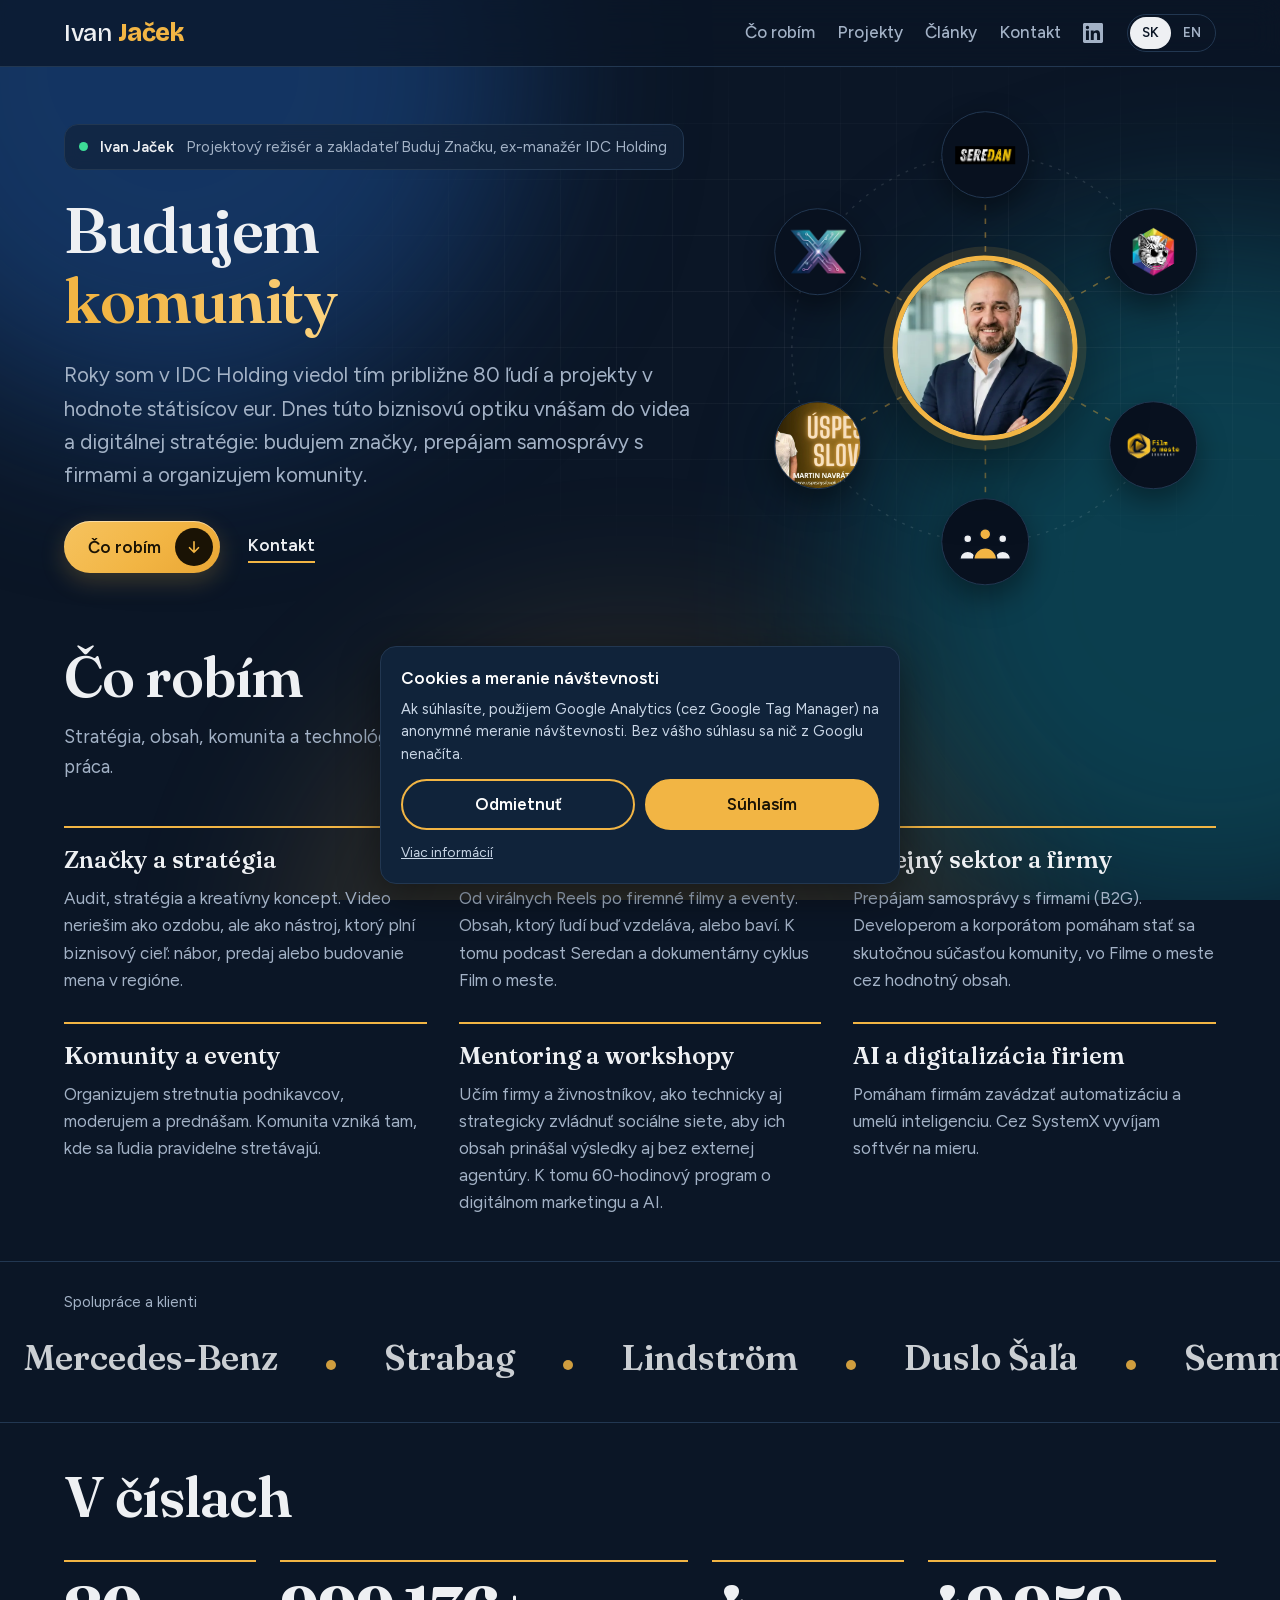
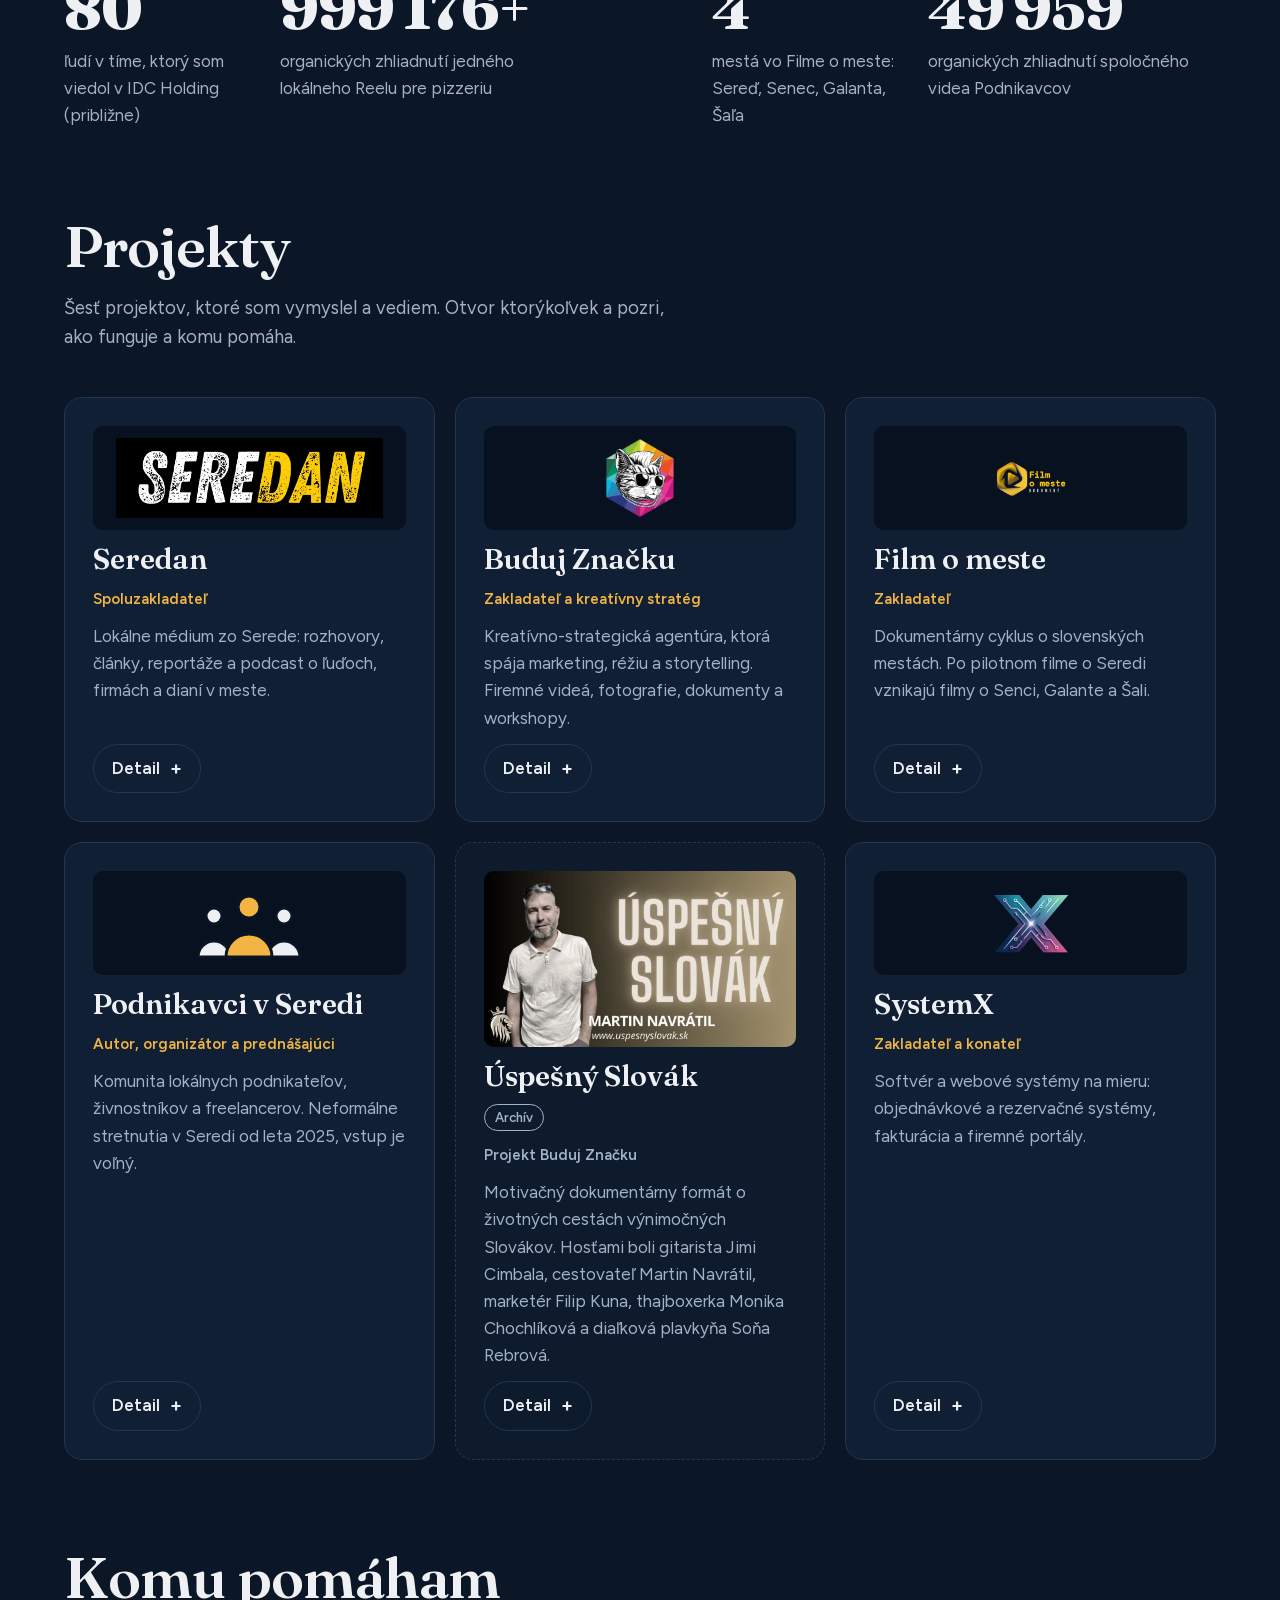
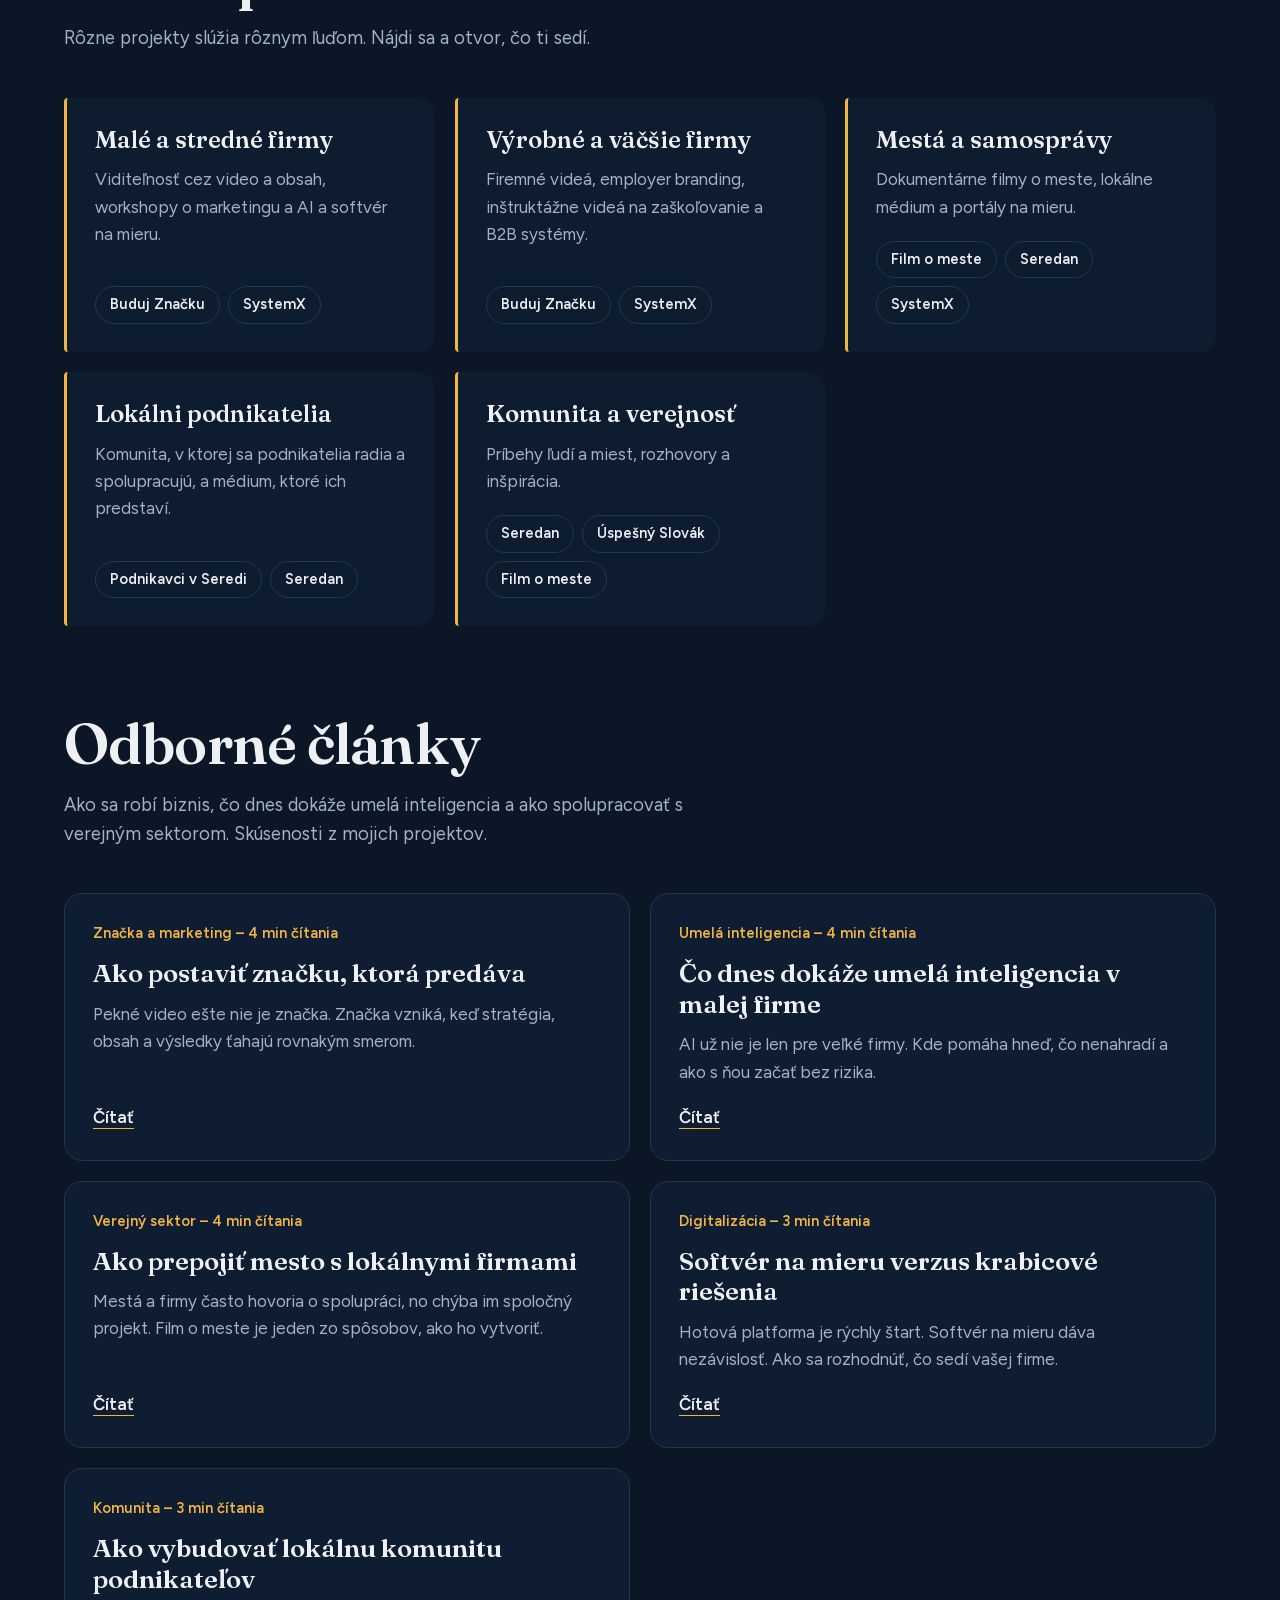
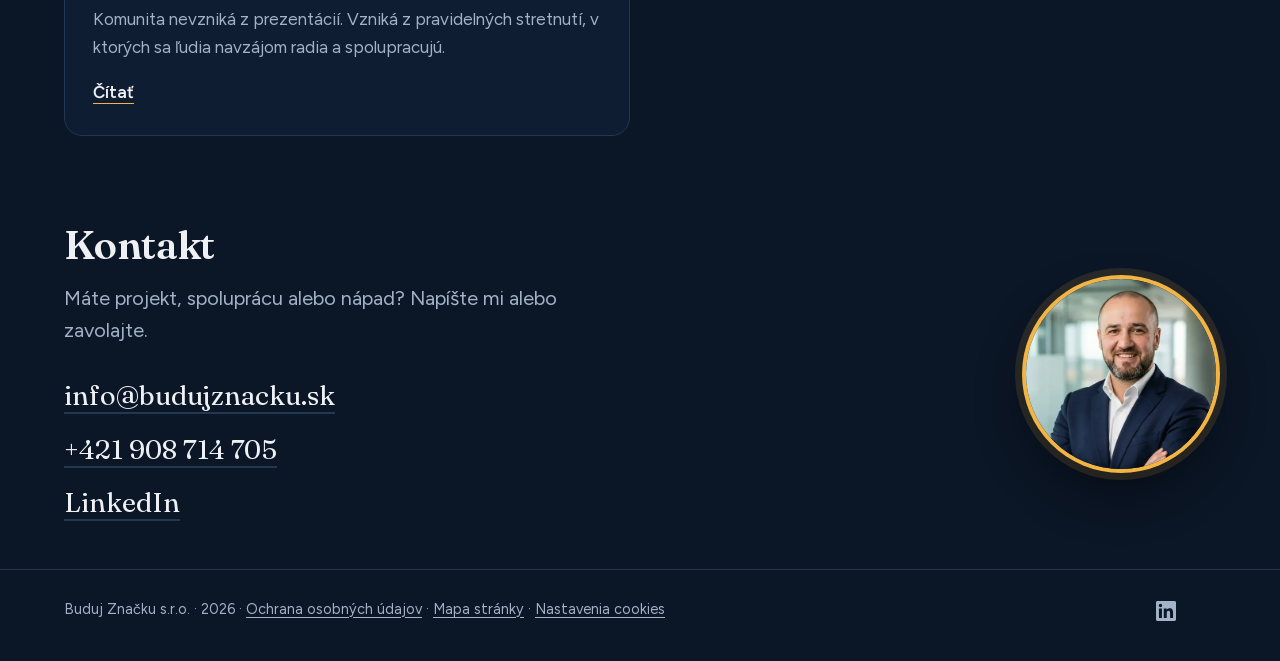
<file: index.html>
<!doctype html>
<html lang="sk">
<head>
  <meta charset="utf-8">
  <meta name="viewport" content="width=device-width, initial-scale=1">
  <!--ssr:head-->
  <title>Ivan Jaček – kreatívny stratég | Seredan, Buduj Značku, SystemX</title>
  <meta name="description" content="Ivan Jaček: kreatívny stratég. Zakladá a vedie projekty Seredan, Buduj Značku, Film o meste, Podnikavci v Seredi a SystemX.">
  <meta name="author" content="Ivan Jaček">
  <meta name="robots" content="index, follow, max-image-preview:large">
  <link rel="canonical" href="https://ivanjacek.sk/">
  <meta property="og:type" content="website">
  <meta property="og:site_name" content="Ivan Jaček">
  <meta property="og:locale" content="sk_SK">
  <meta property="og:locale:alternate" content="en_US">
  <meta property="og:title" content="Ivan Jaček – kreatívny stratég | Seredan, Buduj Značku, SystemX">
  <meta property="og:description" content="Ivan Jaček: kreatívny stratég. Zakladá a vedie projekty Seredan, Buduj Značku, Film o meste, Podnikavci v Seredi a SystemX.">
  <meta property="og:url" content="https://ivanjacek.sk/">
  <meta property="og:image" content="https://ivanjacek.sk/assets/og-image.jpg">
  <meta property="og:image:width" content="1200">
  <meta property="og:image:height" content="630">
  <meta property="og:image:alt" content="Portrét Ivana Jačka">
  <meta name="twitter:card" content="summary_large_image">
  <meta name="twitter:title" content="Ivan Jaček – kreatívny stratég | Seredan, Buduj Značku, SystemX">
  <meta name="twitter:description" content="Ivan Jaček: kreatívny stratég. Zakladá a vedie projekty Seredan, Buduj Značku, Film o meste, Podnikavci v Seredi a SystemX.">
  <meta name="twitter:image" content="https://ivanjacek.sk/assets/og-image.jpg">
  <meta name="twitter:image:alt" content="Portrét Ivana Jačka">
  <script type="application/ld+json">
{
  "@context": "https://schema.org",
  "@graph": [
    {
      "@type": "Person",
      "@id": "https://ivanjacek.sk/#ivan",
      "name": "Ivan Jaček",
      "url": "https://ivanjacek.sk/",
      "image": "https://ivanjacek.sk/assets/ivan.webp",
      "jobTitle": "Kreatívny stratég",
      "description": "Ivan Jaček: kreatívny stratég. Zakladá a vedie projekty Seredan, Buduj Značku, Film o meste, Podnikavci v Seredi a SystemX.",
      "email": "mailto:info@budujznacku.sk",
      "telephone": "+421 908 714 705",
      "sameAs": [
        "https://www.linkedin.com/in/ivanjacek",
        "https://www.seredan.sk",
        "https://www.budujznacku.sk",
        "https://filmomeste.sk",
        "https://www.facebook.com/groups/podnikavci.sered",
        "https://systemx.sk"
      ],
      "knowsAbout": [
        "Značky a stratégia",
        "Video, podcasty a dokumenty",
        "Verejný sektor a firmy",
        "Komunity a eventy",
        "Mentoring a workshopy",
        "AI a digitalizácia firiem"
      ],
      "worksFor": {
        "@type": "Organization",
        "name": "Buduj Značku",
        "url": "https://www.budujznacku.sk"
      }
    },
    {
      "@type": "WebSite",
      "@id": "https://ivanjacek.sk/#web",
      "url": "https://ivanjacek.sk/",
      "name": "Ivan Jaček",
      "inLanguage": [
        "sk",
        "en"
      ],
      "author": {
        "@id": "https://ivanjacek.sk/#ivan"
      }
    }
  ]
}
  </script>
  <!--/ssr:head-->
  <meta name="theme-color" content="#0d1b2e">
  <link rel="icon" href="favicon.ico" sizes="48x48">
  <link rel="icon" type="image/png" sizes="192x192" href="assets/icon-192.png">
  <link rel="apple-touch-icon" href="apple-touch-icon.png">
  <link rel="manifest" href="manifest.webmanifest">
  <link rel="preload" href="assets/ivan-480.webp" as="image" type="image/webp" fetchpriority="high" media="(max-width: 760px)">
  <link rel="preload" href="assets/fonts/fraunces-latin-0.woff2" as="font" type="font/woff2" crossorigin>
  <link rel="preload" href="assets/fonts/figtree-latin-0.woff2" as="font" type="font/woff2" crossorigin>
  <link rel="stylesheet" href="css/fonts.css?v=20261122">
  <link rel="stylesheet" href="css/style.css?v=20261122">
  <script src="js/consent.js?v=20261122"></script>
</head>
<body>
  <a class="skip" href="#projects" data-i18n="ui.skip">Preskočiť na obsah</a>
  <div class="progress" aria-hidden="true"></div>
  <div class="aurora" aria-hidden="true"><span></span><span></span><span></span></div>

  <header class="site-header">
    <a class="wordmark" href="#hero" aria-label="Ivan Jaček"><span class="wm-first">Ivan</span> <span class="wm-last">Jaček</span></a>
    <nav class="site-nav" id="site-nav" aria-label="Hlavná navigácia">
      <a href="#expertise" data-i18n="nav.expertise">Čo robím</a>
      <a href="#projects" data-i18n="nav.projects">Projekty</a>
      <a href="#articles" data-i18n="nav.articles">Články</a>
      <a href="#contact" data-i18n="nav.contact">Kontakt</a>
      <a class="social-link" href="https://www.linkedin.com/in/ivanjacek" target="_blank" rel="noopener noreferrer" aria-label="LinkedIn"><svg viewBox="0 0 24 24" width="20" height="20" fill="currentColor" aria-hidden="true"><path d="M20.447 20.452h-3.554v-5.569c0-1.328-.027-3.037-1.852-3.037-1.853 0-2.136 1.445-2.136 2.939v5.667H9.351V9h3.414v1.561h.046c.477-.9 1.637-1.85 3.37-1.85 3.601 0 4.267 2.37 4.267 5.455v6.286zM5.337 7.433a2.062 2.062 0 01-2.063-2.065 2.064 2.064 0 112.063 2.065zm1.782 13.019H3.555V9h3.564v11.452zM22.225 0H1.771C.792 0 0 .774 0 1.729v20.542C0 23.227.792 24 1.771 24h20.451C23.2 24 24 23.227 24 22.271V1.729C24 .774 23.2 0 22.222 0h.003z"/></svg></a>
    </nav>
    <div class="lang" role="group" aria-label="Jazyk">
      <button type="button" data-lang="sk" aria-pressed="true">SK</button>
      <button type="button" data-lang="en" aria-pressed="false">EN</button>
    </div>
    <button type="button" class="nav-toggle" id="nav-toggle" aria-expanded="false" aria-controls="site-nav" aria-label="Menu"><span aria-hidden="true"></span><span aria-hidden="true"></span><span aria-hidden="true"></span></button>
  </header>
  <div class="nav-backdrop" id="nav-backdrop" hidden></div>

  <main>
    <section id="hero" class="hero" aria-labelledby="hero-headline">
      <div class="hero-text">
        <p class="hero-kicker"><span class="live-dot" aria-hidden="true"></span><strong data-i18n="hero.name">Ivan Jaček</strong><span class="kicker-role" data-i18n="hero.role">Projektový režisér a zakladateľ Buduj Značku, ex-manažér IDC Holding</span></p>
        <h1 id="hero-headline" class="hero-headline">
          <span class="sr-only" data-i18n="hero.sr_headline">Budujem značky, komunity, dokumenty o mestách, digitálne systémy a partnerstvá B2G.</span>
          <span aria-hidden="true"><span data-i18n="hero.headline_pre">Budujem</span> <span class="rotator" id="rotator"><!--ssr:rotator--><span class="is-active">značky</span><!--/ssr:rotator--></span></span>
        </h1>
        <p class="hero-lead" data-i18n="hero.lead">Roky som v IDC Holding viedol tím približne 80 ľudí a projekty v hodnote státisícov eur. Dnes túto biznisovú optiku vnášam do videa a digitálnej stratégie: budujem značky, prepájam samosprávy s firmami a organizujem komunity.</p>
        <div class="hero-actions">
          <a class="button button-hero" href="#expertise"><span data-i18n="hero.cta">Čo robím</span><span class="btn-icon" aria-hidden="true"><svg viewBox="0 0 24 24" width="18" height="18" fill="none" stroke="currentColor" stroke-width="2.2" stroke-linecap="round" stroke-linejoin="round"><path d="M12 5v14M6 13l6 6 6-6"/></svg></span></a>
          <a class="text-link" href="#contact" data-i18n="nav.contact">Kontakt</a>
        </div>
      </div>
      <div class="orbit" id="orbit" role="group">
        <div class="orbit-ring" id="orbit-ring">
          <svg class="orbit-lines" id="orbit-lines" viewBox="0 0 100 100" aria-hidden="true">
            <circle cx="50" cy="50" r="42" class="orbit-track"></circle>
          </svg>
        </div>
        <div class="orbit-core">
          <img id="hero-photo" src="assets/ivan.webp" srcset="assets/ivan-480.webp 480w, assets/ivan-960.webp 960w" sizes="(max-width: 760px) 40vw, 240px" alt="Portrét Ivana Jačka" width="1434" height="1503" fetchpriority="high" decoding="async">
        </div>
      </div>
    </section>

    <section id="expertise" class="section" aria-labelledby="expertise-heading">
      <h2 id="expertise-heading" class="reveal" data-i18n="expertise.heading">Čo robím</h2>
      <p class="section-lead reveal" data-i18n="expertise.lead">Stratégia, obsah, komunita a technológie v jednom. Takto vyzerá moja práca.</p>
      <div id="expertise-list" class="expertise-list"><!--ssr:expertise-list--><article class="expertise-item"><h3>Značky a stratégia</h3><p>Audit, stratégia a kreatívny koncept. Video neriešim ako ozdobu, ale ako nástroj, ktorý plní biznisový cieľ: nábor, predaj alebo budovanie mena v regióne.</p></article><article class="expertise-item"><h3>Video, podcasty a dokumenty</h3><p>Od virálnych Reels po firemné filmy a eventy. Obsah, ktorý ľudí buď vzdeláva, alebo baví. K tomu podcast Seredan a dokumentárny cyklus Film o meste.</p></article><article class="expertise-item"><h3>Verejný sektor a firmy</h3><p>Prepájam samosprávy s firmami (B2G). Developerom a korporátom pomáham stať sa skutočnou súčasťou komunity, vo Filme o meste cez hodnotný obsah.</p></article><article class="expertise-item"><h3>Komunity a eventy</h3><p>Organizujem stretnutia podnikavcov, moderujem a prednášam. Komunita vzniká tam, kde sa ľudia pravidelne stretávajú.</p></article><article class="expertise-item"><h3>Mentoring a workshopy</h3><p>Učím firmy a živnostníkov, ako technicky aj strategicky zvládnuť sociálne siete, aby ich obsah prinášal výsledky aj bez externej agentúry. K tomu 60-hodinový program o digitálnom marketingu a AI.</p></article><article class="expertise-item"><h3>AI a digitalizácia firiem</h3><p>Pomáham firmám zavádzať automatizáciu a umelú inteligenciu. Cez SystemX vyvíjam softvér na mieru.</p></article><!--/ssr:expertise-list--></div>
    </section>

    <section class="marquee" aria-labelledby="marquee-label">
      <p id="marquee-label" class="marquee-label"><!--ssr:marquee-label-->Spolupráce a klienti<!--/ssr:marquee-label--></p>
      <div class="marquee-viewport">
        <ul class="marquee-track" id="marquee-a"><!--ssr:marquee-a--><li>Mercedes-Benz</li><li>Strabag</li><li>Lindström</li><li>Duslo Šaľa</li><li>Semmelrock</li><li>I.D.C. Holding</li><li>NMH</li><li>Mesto Sereď</li><li>Mesto Senec</li><li>Mesto Galanta</li><li>Mesto Šaľa</li><li>Hubert J.E.</li><li>wienerberger Slovensko</li><!--/ssr:marquee-a--></ul>
        <ul class="marquee-track" id="marquee-b" aria-hidden="true"><!--ssr:marquee-b--><li>Mercedes-Benz</li><li>Strabag</li><li>Lindström</li><li>Duslo Šaľa</li><li>Semmelrock</li><li>I.D.C. Holding</li><li>NMH</li><li>Mesto Sereď</li><li>Mesto Senec</li><li>Mesto Galanta</li><li>Mesto Šaľa</li><li>Hubert J.E.</li><li>wienerberger Slovensko</li><!--/ssr:marquee-b--></ul>
      </div>
    </section>

    <section id="stats" class="section stats-section" aria-labelledby="stats-heading">
      <h2 id="stats-heading" class="reveal" data-i18n="stats.heading">V číslach</h2>
      <ul id="stat-list" class="stat-list"><!--ssr:stat-list--><li class="stat"><span class="stat-value" data-value="80" data-suffix="">80</span><span class="stat-label">ľudí v tíme, ktorý som viedol v IDC Holding (približne)</span></li><li class="stat"><span class="stat-value" data-value="1000000" data-suffix="+">1 000 000+</span><span class="stat-label">organických zhliadnutí jedného lokálneho Reelu pre pizzeriu</span></li><li class="stat"><span class="stat-value" data-value="4" data-suffix="">4</span><span class="stat-label">mestá vo Filme o meste: Sereď, Senec, Galanta, Šaľa</span></li><li class="stat"><span class="stat-value" data-value="50000" data-suffix="">50 000</span><span class="stat-label">organických zhliadnutí spoločného videa Podnikavcov</span></li><!--/ssr:stat-list--></ul>
    </section>

    <section id="projects" class="section" aria-labelledby="projects-heading">
      <h2 id="projects-heading" class="reveal" data-i18n="projects.heading">Projekty</h2>
      <p class="section-lead reveal" data-i18n="projects.lead">Šesť projektov, ktoré som vymyslel a vediem. Otvor ktorýkoľvek a pozri, ako funguje a komu pomáha.</p>
      <div id="project-list" class="project-list"><!--ssr:project-list--><article class="project" id="project-seredan"><div class="media logo"><img src="assets/logo-seredan.webp" alt="Logo Seredan" loading="lazy" decoding="async"></div><h3>Seredan</h3><p class="role">Spoluzakladateľ</p><p class="text">Lokálne médium zo Serede: rozhovory, články, reportáže a podcast o ľuďoch, firmách a dianí v meste.</p><button type="button" class="open" aria-label="Detail: Seredan">Detail</button></article><article class="project" id="project-budujznacku"><div class="media logo"><img src="assets/logo-budujznacku.webp" alt="Logo Buduj Značku" loading="lazy" decoding="async"></div><h3>Buduj Značku</h3><p class="role">Zakladateľ a kreatívny stratég</p><p class="text">Kreatívno-strategická agentúra, ktorá spája marketing, réžiu a storytelling. Firemné videá, fotografie, dokumenty a workshopy.</p><button type="button" class="open" aria-label="Detail: Buduj Značku">Detail</button></article><article class="project" id="project-filmomeste"><div class="media logo"><img src="assets/logo-filmomeste.png" alt="Logo Film o meste" loading="lazy" decoding="async"></div><h3>Film o meste</h3><p class="role">Zakladateľ</p><p class="text">Dokumentárny cyklus o slovenských mestách. Po pilotnom filme o Seredi vznikajú filmy o Senci, Galante a Šali.</p><button type="button" class="open" aria-label="Detail: Film o meste">Detail</button></article><article class="project" id="project-podnikavci"><div class="media logo"><img src="assets/logo-podnikavci.svg" alt="Symbol komunity Podnikavci v Seredi: traja ľudia" loading="lazy" decoding="async"></div><h3>Podnikavci v Seredi</h3><p class="role">Autor, organizátor a prednášajúci</p><p class="text">Komunita lokálnych podnikateľov, živnostníkov a freelancerov. Neformálne stretnutia v Seredi od leta 2025, vstup je voľný.</p><button type="button" class="open" aria-label="Detail: Podnikavci v Seredi">Detail</button></article><article class="project archive" id="project-uspesnyslovak"><div class="media cover"><img src="assets/uspesnyslovak.jpg" alt="Titulná grafika relácie Úspešný Slovák s hosťom Martinom Navrátilom" loading="lazy" decoding="async"></div><h3>Úspešný Slovák</h3><span class="tag">Archív</span><p class="role">Projekt Buduj Značku</p><p class="text">Motivačný dokumentárny formát o životných cestách výnimočných Slovákov. Hosťami boli gitarista Jimi Cimbala, cestovateľ Martin Navrátil, marketér Filip Kuna, thajboxerka Monika Chochlíková a diaľková plavkyňa Soňa Rebrová.</p><button type="button" class="open" aria-label="Detail: Úspešný Slovák">Detail</button></article><article class="project" id="project-systemx"><div class="media logo"><img src="assets/logo-systemx.webp" alt="Logo SystemX" loading="lazy" decoding="async"></div><h3>SystemX</h3><p class="role">Zakladateľ a konateľ</p><p class="text">Softvér a webové systémy na mieru: objednávkové a rezervačné systémy, fakturácia a firemné portály.</p><button type="button" class="open" aria-label="Detail: SystemX">Detail</button></article><!--/ssr:project-list--></div>
    </section>

    <section id="segments" class="section" aria-labelledby="segments-heading">
      <h2 id="segments-heading" class="reveal" data-i18n="segments.heading">Komu pomáham</h2>
      <p class="section-lead reveal" data-i18n="segments.lead">Rôzne projekty slúžia rôznym ľuďom. Nájdi sa a otvor, čo ti sedí.</p>
      <div id="segment-list" class="segment-list"><!--ssr:segment-list--><article class="segment"><h3>Malé a stredné firmy</h3><p>Viditeľnosť cez video a obsah, workshopy o marketingu a AI a softvér na mieru.</p><div class="chips"><button type="button" class="chip">Buduj Značku</button><button type="button" class="chip">SystemX</button></div></article><article class="segment"><h3>Výrobné a väčšie firmy</h3><p>Firemné videá, employer branding, inštruktážne videá na zaškoľovanie a B2B systémy.</p><div class="chips"><button type="button" class="chip">Buduj Značku</button><button type="button" class="chip">SystemX</button></div></article><article class="segment"><h3>Mestá a samosprávy</h3><p>Dokumentárne filmy o meste, lokálne médium a portály na mieru.</p><div class="chips"><button type="button" class="chip">Film o meste</button><button type="button" class="chip">Seredan</button><button type="button" class="chip">SystemX</button></div></article><article class="segment"><h3>Lokálni podnikatelia</h3><p>Komunita, v ktorej sa podnikatelia radia a spolupracujú, a médium, ktoré ich predstaví.</p><div class="chips"><button type="button" class="chip">Podnikavci v Seredi</button><button type="button" class="chip">Seredan</button></div></article><article class="segment"><h3>Komunita a verejnosť</h3><p>Príbehy ľudí a miest, rozhovory a inšpirácia.</p><div class="chips"><button type="button" class="chip">Seredan</button><button type="button" class="chip">Úspešný Slovák</button><button type="button" class="chip">Film o meste</button></div></article><!--/ssr:segment-list--></div>
    </section>

    <section id="articles" class="section" aria-labelledby="articles-heading">
      <h2 id="articles-heading" class="reveal" data-i18n="articles.heading">Odborné články</h2>
      <p class="section-lead reveal" data-i18n="articles.lead">Ako sa robí biznis, čo dnes dokáže umelá inteligencia a ako spolupracovať s verejným sektorom. Skúsenosti z mojich projektov.</p>
      <div id="article-list" class="article-list"><!--ssr:article-list--><article class="article"><p class="meta">Značka a marketing – 4 min čítania</p><h3><a href="clanky/znacka.html">Ako postaviť značku, ktorá predáva</a></h3><p class="perex">Pekné video ešte nie je značka. Značka vzniká, keď stratégia, obsah a výsledky ťahajú rovnakým smerom.</p><button type="button" class="open" aria-label="Čítať: Ako postaviť značku, ktorá predáva">Čítať</button></article><article class="article"><p class="meta">Umelá inteligencia – 4 min čítania</p><h3><a href="clanky/ai.html">Čo dnes dokáže umelá inteligencia v malej firme</a></h3><p class="perex">AI už nie je len pre veľké firmy. Kde pomáha hneď, čo nenahradí a ako s ňou začať bez rizika.</p><button type="button" class="open" aria-label="Čítať: Čo dnes dokáže umelá inteligencia v malej firme">Čítať</button></article><article class="article"><p class="meta">Verejný sektor – 4 min čítania</p><h3><a href="clanky/mesto.html">Ako prepojiť mesto s lokálnymi firmami</a></h3><p class="perex">Mestá a firmy často hovoria o spolupráci, no chýba im spoločný projekt. Film o meste je jeden zo spôsobov, ako ho vytvoriť.</p><button type="button" class="open" aria-label="Čítať: Ako prepojiť mesto s lokálnymi firmami">Čítať</button></article><article class="article"><p class="meta">Digitalizácia – 3 min čítania</p><h3><a href="clanky/softver.html">Softvér na mieru verzus krabicové riešenia</a></h3><p class="perex">Hotová platforma je rýchly štart. Softvér na mieru dáva nezávislosť. Ako sa rozhodnúť, čo sedí vašej firme.</p><button type="button" class="open" aria-label="Čítať: Softvér na mieru verzus krabicové riešenia">Čítať</button></article><article class="article"><p class="meta">Komunita – 3 min čítania</p><h3><a href="clanky/komunita.html">Ako vybudovať lokálnu komunitu podnikateľov</a></h3><p class="perex">Komunita nevzniká z prezentácií. Vzniká z pravidelných stretnutí, v ktorých sa ľudia navzájom radia a spolupracujú.</p><button type="button" class="open" aria-label="Čítať: Ako vybudovať lokálnu komunitu podnikateľov">Čítať</button></article><!--/ssr:article-list--></div>
    </section>

    <section id="contact" class="section contact" aria-labelledby="contact-heading">
      <div class="contact-text">
        <h2 id="contact-heading" class="reveal" data-i18n="contact.heading">Kontakt</h2>
        <p class="contact-lead reveal" data-i18n="contact.lead">Máte projekt, spoluprácu alebo nápad? Napíšte mi alebo zavolajte.</p>
        <ul class="contact-list reveal">
          <li><a id="contact-email" href="mailto:info@budujznacku.sk"><!--ssr:contact-email-->info@budujznacku.sk<!--/ssr:contact-email--></a></li>
          <li><a id="contact-phone" href="tel:+421908714705"><!--ssr:contact-phone-->+421 908 714 705<!--/ssr:contact-phone--></a></li>
          <li><a id="contact-linkedin" href="https://www.linkedin.com/in/ivanjacek" rel="noopener" target="_blank"><!--ssr:contact-linkedin-->LinkedIn<!--/ssr:contact-linkedin--></a></li>
        </ul>
      </div>
      <div class="contact-photo reveal"><img src="assets/ivan.webp" srcset="assets/ivan-480.webp 480w, assets/ivan-960.webp 960w" sizes="(max-width: 760px) 90vw, 480px" alt="" width="1434" height="1503" loading="lazy" decoding="async"></div>
    </section>
  </main>

  <footer class="site-footer">
    <p class="footer-main"><span data-i18n="ui.footer">Buduj Značku s.r.o.</span> · <span id="year"></span> · <a href="sukromie.html" data-i18n="ui.privacy">Ochrana osobných údajov</a> · <a href="mapa-stranky.html" data-i18n="ui.sitemap">Mapa stránky</a> · <button type="button" class="linklike" id="cookie-settings" data-i18n="ui.cookies">Nastavenia cookies</button></p>
    <div class="footer-right">
      <a class="social-link" href="https://www.linkedin.com/in/ivanjacek" target="_blank" rel="noopener noreferrer" aria-label="LinkedIn"><svg viewBox="0 0 24 24" width="20" height="20" fill="currentColor" aria-hidden="true"><path d="M20.447 20.452h-3.554v-5.569c0-1.328-.027-3.037-1.852-3.037-1.853 0-2.136 1.445-2.136 2.939v5.667H9.351V9h3.414v1.561h.046c.477-.9 1.637-1.85 3.37-1.85 3.601 0 4.267 2.37 4.267 5.455v6.286zM5.337 7.433a2.062 2.062 0 01-2.063-2.065 2.064 2.064 0 112.063 2.065zm1.782 13.019H3.555V9h3.564v11.452zM22.225 0H1.771C.792 0 0 .774 0 1.729v20.542C0 23.227.792 24 1.771 24h20.451C23.2 24 24 23.227 24 22.271V1.729C24 .774 23.2 0 22.222 0h.003z"/></svg></a>
    </div>
  </footer>

  <button type="button" class="to-top" id="to-top" aria-hidden="true" tabindex="-1"><svg viewBox="0 0 24 24" width="22" height="22" fill="none" stroke="currentColor" stroke-width="2.4" stroke-linecap="round" stroke-linejoin="round" aria-hidden="true"><path d="M12 19V5M6 11l6-6 6 6"/></svg></button>

  <dialog id="project-dialog" class="dialog" aria-labelledby="dialog-title"></dialog>

  <div class="cc" role="dialog" aria-label="Cookies a meranie návštevnosti">
    <p class="cc-title">Cookies a meranie návštevnosti</p>
    <p class="cc-body">Ak súhlasíte, použijem Google Analytics (cez Google Tag Manager) na anonymné meranie návštevnosti. Bez vášho súhlasu sa nič z Googlu nenačíta.</p>
    <div class="cc-actions"><button type="button" class="cc-btn cc-reject">Odmietnuť</button><button type="button" class="cc-btn cc-accept">Súhlasím</button></div>
    <a class="cc-more" href="sukromie.html">Viac informácií</a>
  </div>

  <noscript><p class="noscript">Stránka vyžaduje JavaScript. This page requires JavaScript.</p></noscript>
  <script src="js/app.js?v=20261122"></script>
</body>
</html>
</file>
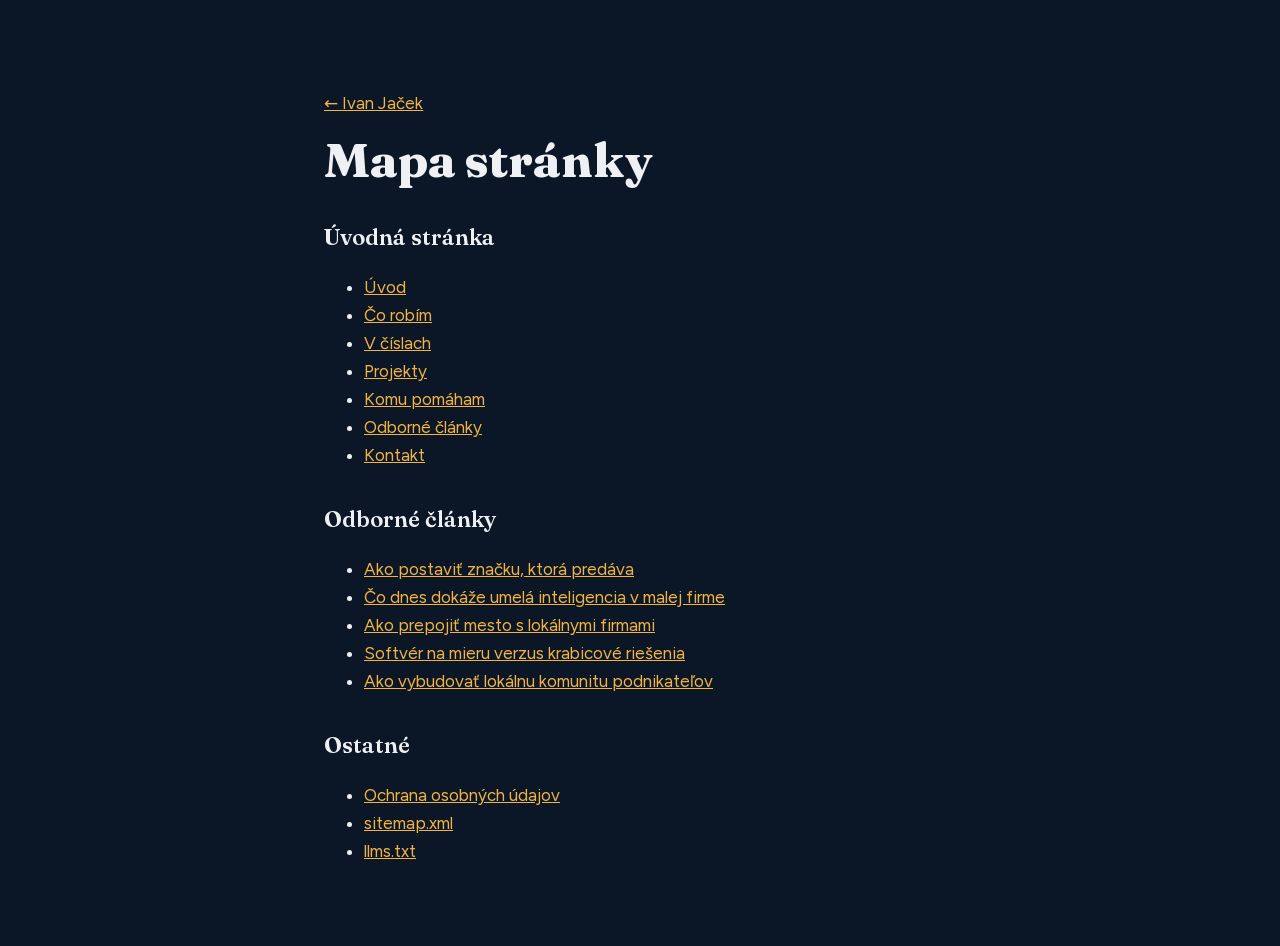
<file: mapa-stranky.html>
<!doctype html>
<html lang="sk">
<head>
  <meta charset="utf-8">
  <meta name="viewport" content="width=device-width, initial-scale=1">
  <title>Mapa stránky | Ivan Jaček</title>
  <meta name="description" content="Prehľad všetkých stránok a sekcií webu ivanjacek.sk.">
  <meta name="robots" content="index, follow">
  <link rel="canonical" href="https://ivanjacek.sk/mapa-stranky.html">
  <meta name="theme-color" content="#0d1b2e">
  <link rel="icon" href="favicon.ico" sizes="48x48">
  <link rel="apple-touch-icon" href="apple-touch-icon.png">
  <link rel="stylesheet" href="css/fonts.css?v=20261122">
  <link rel="stylesheet" href="css/style.css?v=20261122">
</head>
<body>
  <main class="legal">
    <p><a href="/">← Ivan Jaček</a></p>
    <h1>Mapa stránky</h1>
    <h2>Úvodná stránka</h2>
    <ul>
      <li><a href="/#hero">Úvod</a></li>
      <li><a href="/#expertise">Čo robím</a></li>
      <li><a href="/#stats">V číslach</a></li>
      <li><a href="/#projects">Projekty</a></li>
      <li><a href="/#segments">Komu pomáham</a></li>
      <li><a href="/#articles">Odborné články</a></li>
      <li><a href="/#contact">Kontakt</a></li>
    </ul>
    <h2>Odborné články</h2>
    <ul>
      <!--ssr:articles-->
      <li><a href="clanky/znacka.html">Ako postaviť značku, ktorá predáva</a></li>
      <li><a href="clanky/ai.html">Čo dnes dokáže umelá inteligencia v malej firme</a></li>
      <li><a href="clanky/mesto.html">Ako prepojiť mesto s lokálnymi firmami</a></li>
      <li><a href="clanky/softver.html">Softvér na mieru verzus krabicové riešenia</a></li>
      <li><a href="clanky/komunita.html">Ako vybudovať lokálnu komunitu podnikateľov</a></li>
      <!--/ssr:articles-->
    </ul>
    <h2>Ostatné</h2>
    <ul>
      <li><a href="sukromie.html">Ochrana osobných údajov</a></li>
      <li><a href="sitemap.xml">sitemap.xml</a></li>
      <li><a href="llms.txt">llms.txt</a></li>
    </ul>
  </main>
</body>
</html>
</file>
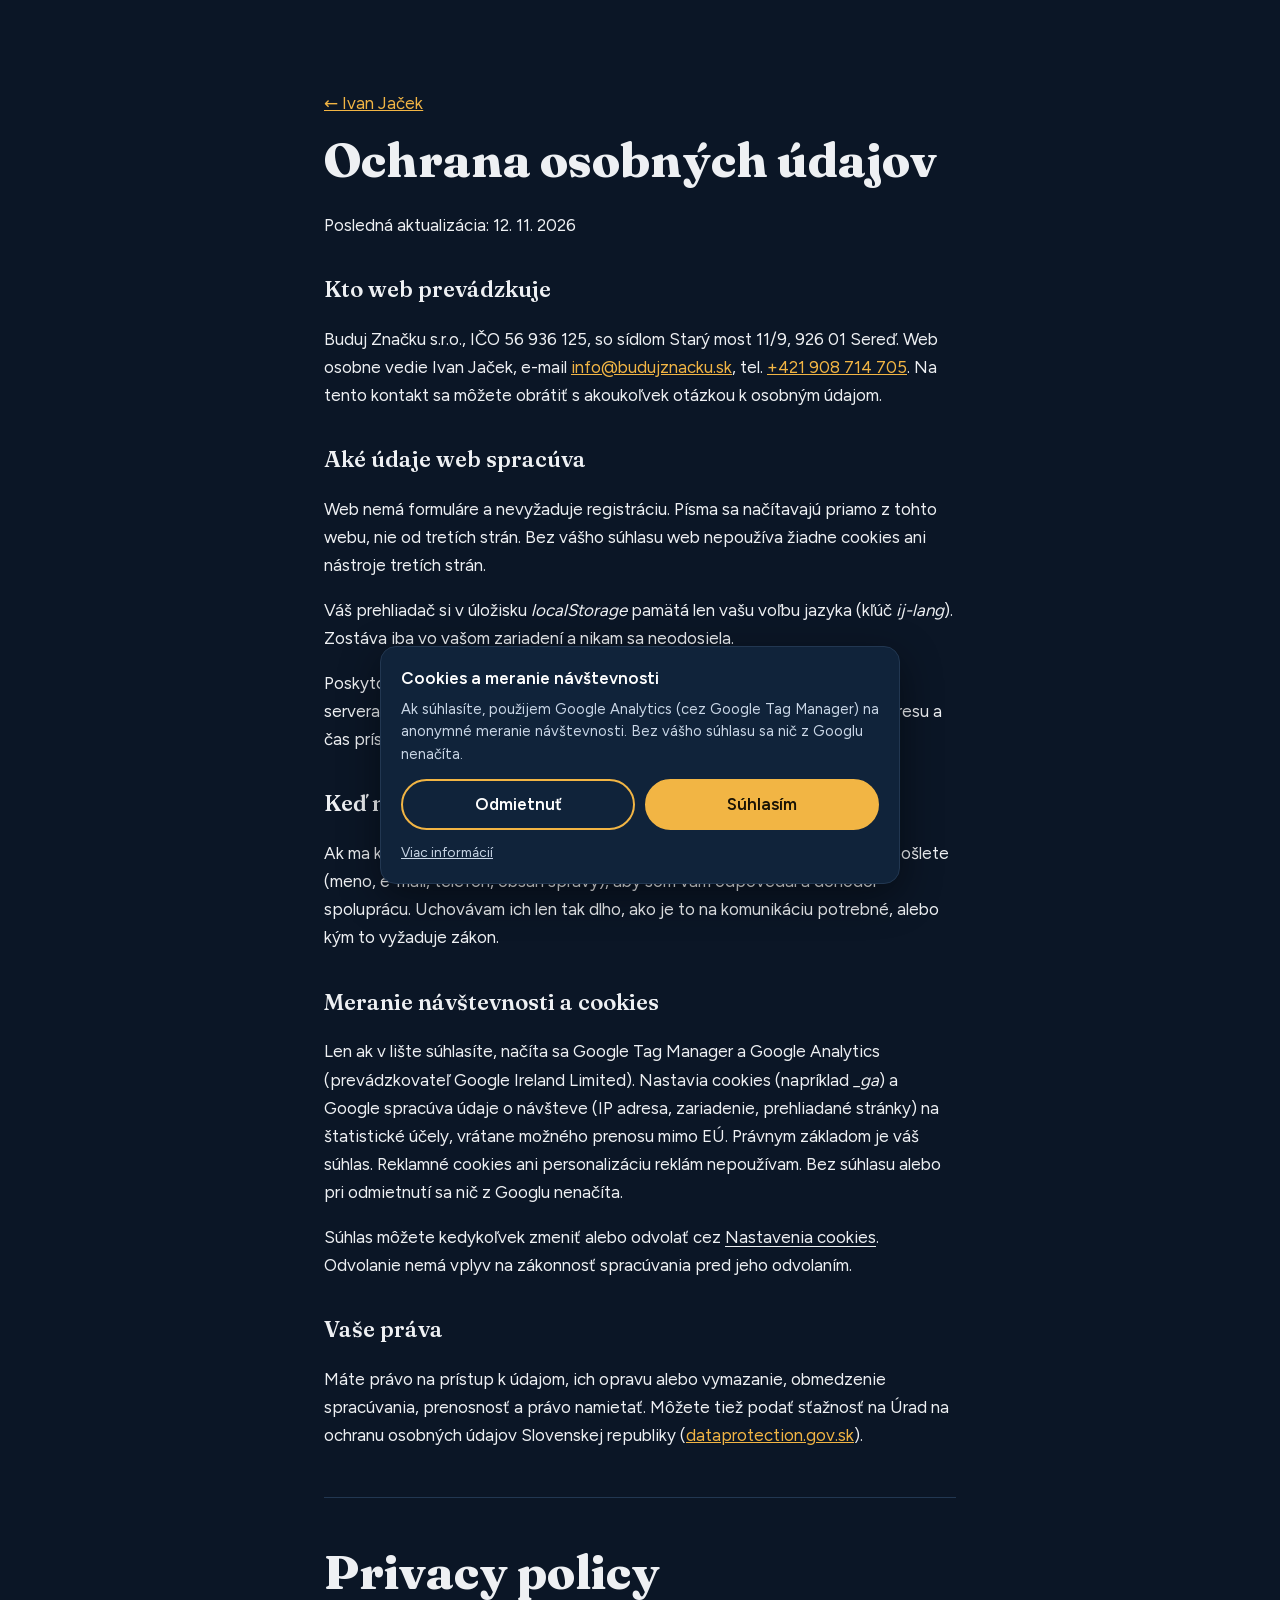
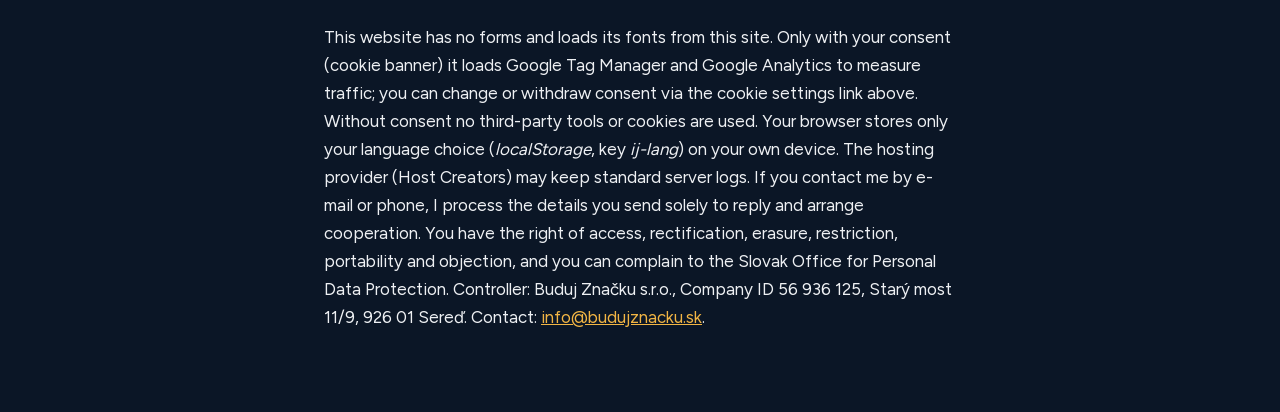
<file: sukromie.html>
<!doctype html>
<html lang="sk">
<head>
  <meta charset="utf-8">
  <meta name="viewport" content="width=device-width, initial-scale=1">
  <title>Ochrana osobných údajov | Ivan Jaček</title>
  <meta name="description" content="Zásady ochrany osobných údajov webu ivanjacek.sk: aké údaje web spracúva, na aký účel a aké máte práva.">
  <meta name="robots" content="index, follow">
  <link rel="canonical" href="https://ivanjacek.sk/sukromie.html">
  <meta name="theme-color" content="#0d1b2e">
  <link rel="icon" href="favicon.ico" sizes="48x48">
  <link rel="apple-touch-icon" href="apple-touch-icon.png">
  <link rel="stylesheet" href="css/fonts.css?v=20261122">
  <link rel="stylesheet" href="css/style.css?v=20261122">
</head>
<body>
  <main class="legal">
    <p><a href="/">← Ivan Jaček</a></p>
    <h1>Ochrana osobných údajov</h1>
    <p>Posledná aktualizácia: 12. 11. 2026</p>

    <h2>Kto web prevádzkuje</h2>
    <p>Buduj Značku s.r.o., IČO 56 936 125, so sídlom Starý most 11/9, 926 01 Sereď. Web osobne vedie Ivan Jaček, e-mail <a href="mailto:info@budujznacku.sk">info@budujznacku.sk</a>, tel. <a href="tel:+421908714705">+421 908 714 705</a>. Na tento kontakt sa môžete obrátiť s akoukoľvek otázkou k osobným údajom.</p>

    <h2>Aké údaje web spracúva</h2>
    <p>Web nemá formuláre a nevyžaduje registráciu. Písma sa načítavajú priamo z tohto webu, nie od tretích strán. Bez vášho súhlasu web nepoužíva žiadne cookies ani nástroje tretích strán.</p>
    <p>Váš prehliadač si v úložisku <em>localStorage</em> pamätá len vašu voľbu jazyka (kľúč <em>ij-lang</em>). Zostáva iba vo vašom zariadení a nikam sa neodosiela.</p>
    <p>Poskytovateľ hostingu (Host Creators, hostcreators.sk) môže pri prevádzke servera automaticky ukladať štandardné technické záznamy (napríklad IP adresu a čas prístupu) z dôvodu bezpečnosti a prevádzky.</p>

    <h2>Keď mi napíšete alebo zavoláte</h2>
    <p>Ak ma kontaktujete e-mailom alebo telefonicky, spracúvam údaje, ktoré mi pošlete (meno, e-mail, telefón, obsah správy), aby som vám odpovedal a dohodol spoluprácu. Uchovávam ich len tak dlho, ako je to na komunikáciu potrebné, alebo kým to vyžaduje zákon.</p>

    <h2>Meranie návštevnosti a cookies</h2>
    <p>Len ak v lište súhlasíte, načíta sa Google Tag Manager a Google Analytics (prevádzkovateľ Google Ireland Limited). Nastavia cookies (napríklad <em>_ga</em>) a Google spracúva údaje o návšteve (IP adresa, zariadenie, prehliadané stránky) na štatistické účely, vrátane možného prenosu mimo EÚ. Právnym základom je váš súhlas. Reklamné cookies ani personalizáciu reklám nepoužívam. Bez súhlasu alebo pri odmietnutí sa nič z Googlu nenačíta.</p>
    <p>Súhlas môžete kedykoľvek zmeniť alebo odvolať cez <button type="button" class="linklike" id="cookie-settings">Nastavenia cookies</button>. Odvolanie nemá vplyv na zákonnosť spracúvania pred jeho odvolaním.</p>

    <h2>Vaše práva</h2>
    <p>Máte právo na prístup k údajom, ich opravu alebo vymazanie, obmedzenie spracúvania, prenosnosť a právo namietať. Môžete tiež podať sťažnosť na Úrad na ochranu osobných údajov Slovenskej republiky (<a href="https://dataprotection.gov.sk" rel="noopener">dataprotection.gov.sk</a>).</p>

    <hr>

    <h1 lang="en">Privacy policy</h1>
    <p lang="en">This website has no forms and loads its fonts from this site. Only with your consent (cookie banner) it loads Google Tag Manager and Google Analytics to measure traffic; you can change or withdraw consent via the cookie settings link above. Without consent no third-party tools or cookies are used. Your browser stores only your language choice (<em>localStorage</em>, key <em>ij-lang</em>) on your own device. The hosting provider (Host Creators) may keep standard server logs. If you contact me by e-mail or phone, I process the details you send solely to reply and arrange cooperation. You have the right of access, rectification, erasure, restriction, portability and objection, and you can complain to the Slovak Office for Personal Data Protection. Controller: Buduj Značku s.r.o., Company ID 56 936 125, Starý most 11/9, 926 01 Sereď. Contact: <a href="mailto:info@budujznacku.sk">info@budujznacku.sk</a>.</p>
  </main>
  <script src="js/consent.js?v=20261122"></script>
</body>
</html>
</file>
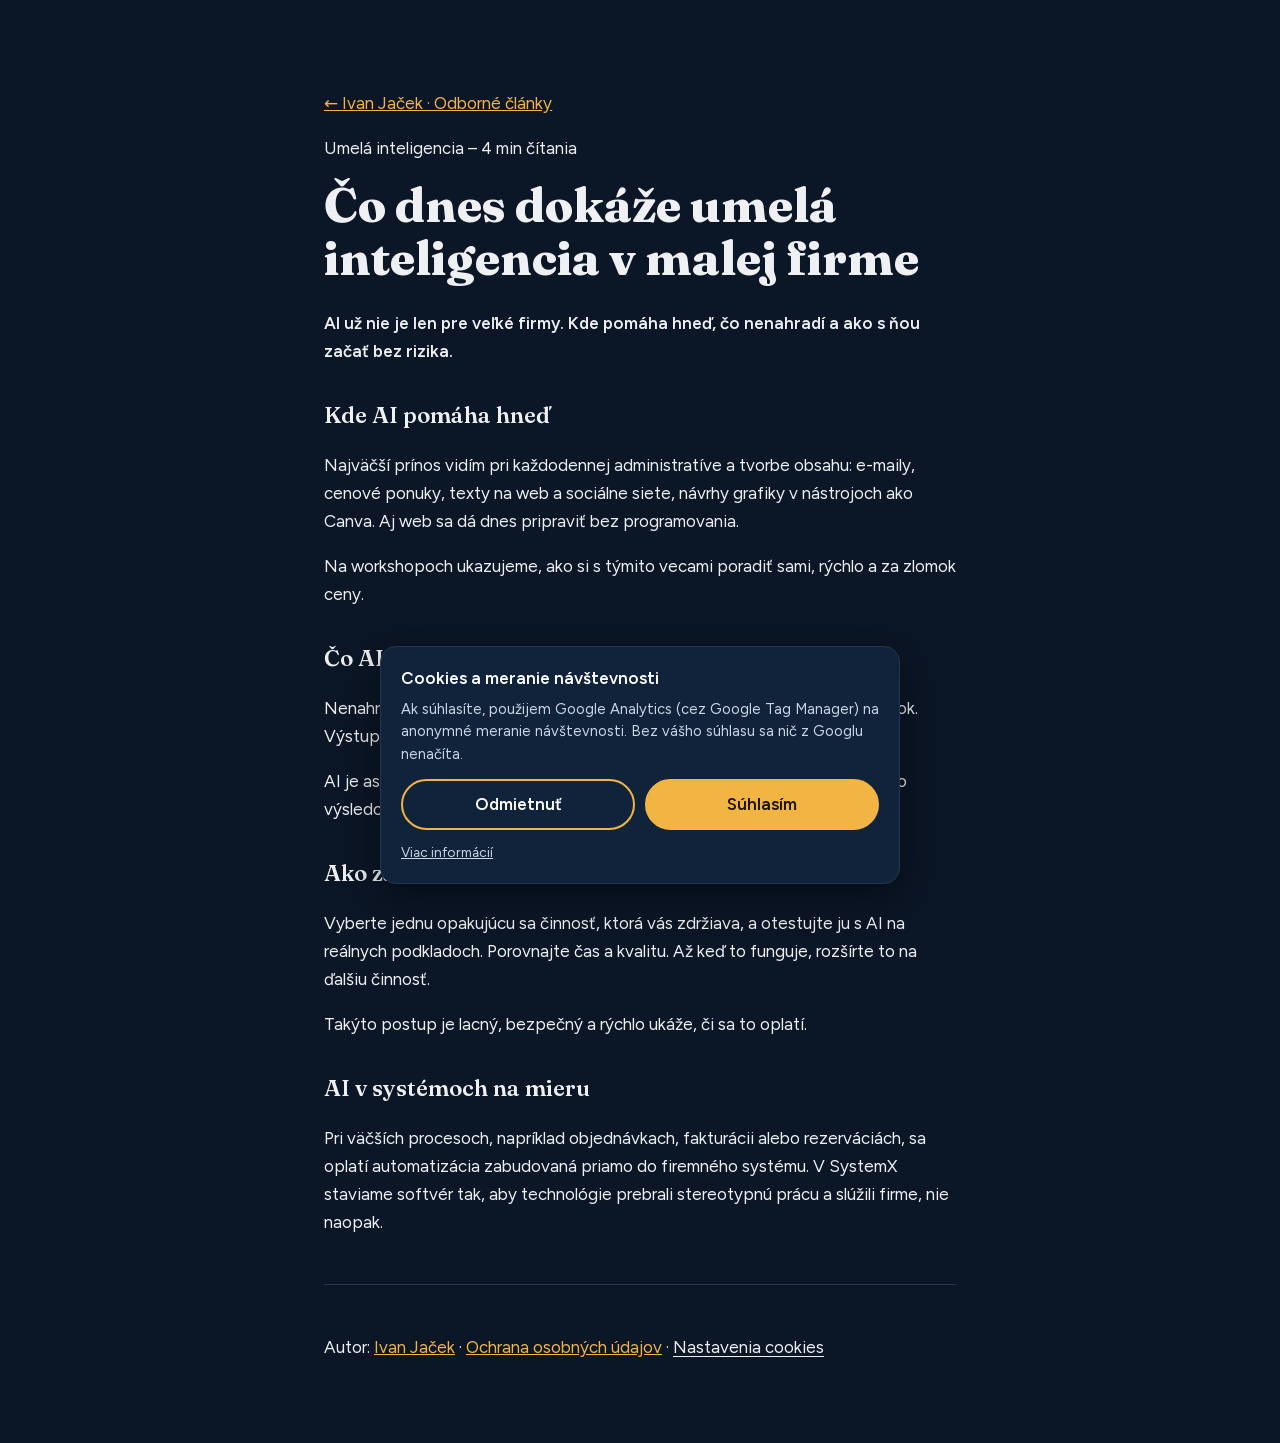
<file: clanky/ai.html>
<!doctype html>
<html lang="sk">
<head>
  <meta charset="utf-8">
  <meta name="viewport" content="width=device-width, initial-scale=1">
  <title>Čo dnes dokáže umelá inteligencia v malej firme | Ivan Jaček</title>
  <meta name="description" content="AI už nie je len pre veľké firmy. Kde pomáha hneď, čo nenahradí a ako s ňou začať bez rizika.">
  <meta name="author" content="Ivan Jaček">
  <meta name="robots" content="index, follow, max-image-preview:large">
  <link rel="canonical" href="https://ivanjacek.sk/clanky/ai.html">
  <meta property="og:type" content="article">
  <meta property="og:site_name" content="Ivan Jaček">
  <meta property="og:locale" content="sk_SK">
  <meta property="og:title" content="Čo dnes dokáže umelá inteligencia v malej firme | Ivan Jaček">
  <meta property="og:description" content="AI už nie je len pre veľké firmy. Kde pomáha hneď, čo nenahradí a ako s ňou začať bez rizika.">
  <meta property="og:url" content="https://ivanjacek.sk/clanky/ai.html">
  <meta property="og:image" content="https://ivanjacek.sk/assets/og-image.jpg">
  <meta name="twitter:card" content="summary_large_image">
  <meta name="twitter:title" content="Čo dnes dokáže umelá inteligencia v malej firme | Ivan Jaček">
  <meta name="twitter:description" content="AI už nie je len pre veľké firmy. Kde pomáha hneď, čo nenahradí a ako s ňou začať bez rizika.">
  <meta name="twitter:image" content="https://ivanjacek.sk/assets/og-image.jpg">
  <meta name="theme-color" content="#0d1b2e">
  <link rel="icon" href="/favicon.ico" sizes="48x48">
  <link rel="apple-touch-icon" href="/apple-touch-icon.png">
  <link rel="stylesheet" href="/css/fonts.css?v=20261122">
  <link rel="stylesheet" href="/css/style.css?v=20261122">
  <script type="application/ld+json">
{
  "@context": "https://schema.org",
  "@type": "Article",
  "@id": "https://ivanjacek.sk/clanky/ai.html#article",
  "headline": "Čo dnes dokáže umelá inteligencia v malej firme",
  "description": "AI už nie je len pre veľké firmy. Kde pomáha hneď, čo nenahradí a ako s ňou začať bez rizika.",
  "inLanguage": "sk",
  "mainEntityOfPage": "https://ivanjacek.sk/clanky/ai.html",
  "image": "https://ivanjacek.sk/assets/og-image.jpg",
  "author": {
    "@type": "Person",
    "@id": "https://ivanjacek.sk/#ivan",
    "name": "Ivan Jaček",
    "url": "https://ivanjacek.sk/"
  },
  "articleSection": "Umelá inteligencia",
  "publisher": {
    "@type": "Organization",
    "name": "Buduj Značku s.r.o.",
    "url": "https://www.budujznacku.sk"
  },
  "isPartOf": {
    "@type": "WebSite",
    "@id": "https://ivanjacek.sk/#web"
  }
}
  </script>
  <script src="/js/consent.js?v=20261122"></script>
</head>
<body>
  <main class="legal">
    <p><a href="/#articles">← Ivan Jaček · Odborné články</a></p>
    <p>Umelá inteligencia – 4 min čítania</p>
    <h1>Čo dnes dokáže umelá inteligencia v malej firme</h1>
    <p><strong>AI už nie je len pre veľké firmy. Kde pomáha hneď, čo nenahradí a ako s ňou začať bez rizika.</strong></p>
    <h2>Kde AI pomáha hneď</h2><p>Najväčší prínos vidím pri každodennej administratíve a tvorbe obsahu: e-maily, cenové ponuky, texty na web a sociálne siete, návrhy grafiky v nástrojoch ako Canva. Aj web sa dá dnes pripraviť bez programovania.</p><p>Na workshopoch ukazujeme, ako si s týmito vecami poradiť sami, rýchlo a za zlomok ceny.</p><h2>Čo AI nenahradí</h2><p>Nenahradí rozhodovanie, vzťahy so zákazníkmi ani zodpovednosť za výsledok. Výstup treba vždy skontrolovať, najmä fakty, čísla a tón komunikácie.</p><p>AI je asistent, ktorý zrýchľuje prácu. Kvalita závisí od toho, čo ju zadáte a ako výsledok posúdite.</p><h2>Ako začať</h2><p>Vyberte jednu opakujúcu sa činnosť, ktorá vás zdržiava, a otestujte ju s AI na reálnych podkladoch. Porovnajte čas a kvalitu. Až keď to funguje, rozšírte to na ďalšiu činnosť.</p><p>Takýto postup je lacný, bezpečný a rýchlo ukáže, či sa to oplatí.</p><h2>AI v systémoch na mieru</h2><p>Pri väčších procesoch, napríklad objednávkach, fakturácii alebo rezerváciách, sa oplatí automatizácia zabudovaná priamo do firemného systému. V SystemX staviame softvér tak, aby technológie prebrali stereotypnú prácu a slúžili firme, nie naopak.</p>
    <hr>
    <p>Autor: <a href="/">Ivan Jaček</a> · <a href="/sukromie.html">Ochrana osobných údajov</a> · <button type="button" class="linklike" id="cookie-settings">Nastavenia cookies</button></p>
  </main>
</body>
</html>
</file>
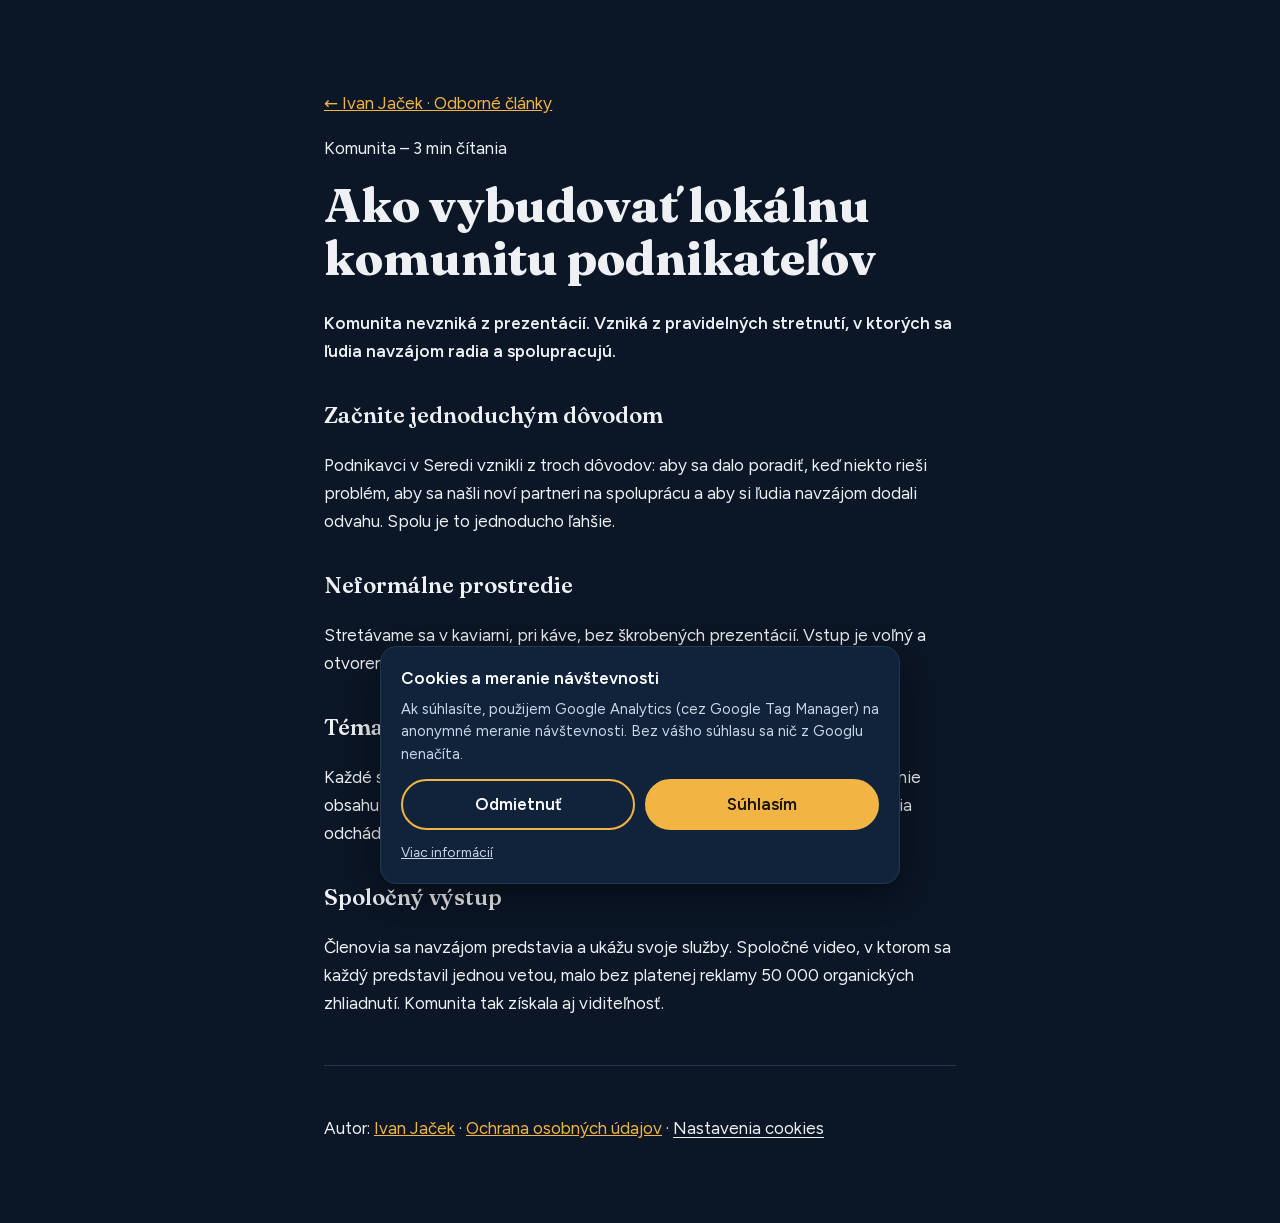
<file: clanky/komunita.html>
<!doctype html>
<html lang="sk">
<head>
  <meta charset="utf-8">
  <meta name="viewport" content="width=device-width, initial-scale=1">
  <title>Ako vybudovať lokálnu komunitu podnikateľov | Ivan Jaček</title>
  <meta name="description" content="Komunita nevzniká z prezentácií. Vzniká z pravidelných stretnutí, v ktorých sa ľudia navzájom radia a spolupracujú.">
  <meta name="author" content="Ivan Jaček">
  <meta name="robots" content="index, follow, max-image-preview:large">
  <link rel="canonical" href="https://ivanjacek.sk/clanky/komunita.html">
  <meta property="og:type" content="article">
  <meta property="og:site_name" content="Ivan Jaček">
  <meta property="og:locale" content="sk_SK">
  <meta property="og:title" content="Ako vybudovať lokálnu komunitu podnikateľov | Ivan Jaček">
  <meta property="og:description" content="Komunita nevzniká z prezentácií. Vzniká z pravidelných stretnutí, v ktorých sa ľudia navzájom radia a spolupracujú.">
  <meta property="og:url" content="https://ivanjacek.sk/clanky/komunita.html">
  <meta property="og:image" content="https://ivanjacek.sk/assets/og-image.jpg">
  <meta name="twitter:card" content="summary_large_image">
  <meta name="twitter:title" content="Ako vybudovať lokálnu komunitu podnikateľov | Ivan Jaček">
  <meta name="twitter:description" content="Komunita nevzniká z prezentácií. Vzniká z pravidelných stretnutí, v ktorých sa ľudia navzájom radia a spolupracujú.">
  <meta name="twitter:image" content="https://ivanjacek.sk/assets/og-image.jpg">
  <meta name="theme-color" content="#0d1b2e">
  <link rel="icon" href="/favicon.ico" sizes="48x48">
  <link rel="apple-touch-icon" href="/apple-touch-icon.png">
  <link rel="stylesheet" href="/css/fonts.css?v=20261122">
  <link rel="stylesheet" href="/css/style.css?v=20261122">
  <script type="application/ld+json">
{
  "@context": "https://schema.org",
  "@type": "Article",
  "@id": "https://ivanjacek.sk/clanky/komunita.html#article",
  "headline": "Ako vybudovať lokálnu komunitu podnikateľov",
  "description": "Komunita nevzniká z prezentácií. Vzniká z pravidelných stretnutí, v ktorých sa ľudia navzájom radia a spolupracujú.",
  "inLanguage": "sk",
  "mainEntityOfPage": "https://ivanjacek.sk/clanky/komunita.html",
  "image": "https://ivanjacek.sk/assets/og-image.jpg",
  "author": {
    "@type": "Person",
    "@id": "https://ivanjacek.sk/#ivan",
    "name": "Ivan Jaček",
    "url": "https://ivanjacek.sk/"
  },
  "articleSection": "Komunita",
  "publisher": {
    "@type": "Organization",
    "name": "Buduj Značku s.r.o.",
    "url": "https://www.budujznacku.sk"
  },
  "isPartOf": {
    "@type": "WebSite",
    "@id": "https://ivanjacek.sk/#web"
  }
}
  </script>
  <script src="/js/consent.js?v=20261122"></script>
</head>
<body>
  <main class="legal">
    <p><a href="/#articles">← Ivan Jaček · Odborné články</a></p>
    <p>Komunita – 3 min čítania</p>
    <h1>Ako vybudovať lokálnu komunitu podnikateľov</h1>
    <p><strong>Komunita nevzniká z prezentácií. Vzniká z pravidelných stretnutí, v ktorých sa ľudia navzájom radia a spolupracujú.</strong></p>
    <h2>Začnite jednoduchým dôvodom</h2><p>Podnikavci v Seredi vznikli z troch dôvodov: aby sa dalo poradiť, keď niekto rieši problém, aby sa našli noví partneri na spoluprácu a aby si ľudia navzájom dodali odvahu. Spolu je to jednoducho ľahšie.</p><h2>Neformálne prostredie</h2><p>Stretávame sa v kaviarni, pri káve, bez škrobených prezentácií. Vstup je voľný a otvorený každému, kto v Seredi a okolí podniká alebo to plánuje.</p><h2>Téma na každé stretnutie</h2><p>Každé stretnutie má praktickú tému: platená reklama a Google Firma, natáčanie obsahu mobilom, ChatGPT a AI pre malé firmy, e-fakturácia a legislatíva. Ľudia odchádzajú s niečím použiteľným.</p><h2>Spoločný výstup</h2><p>Členovia sa navzájom predstavia a ukážu svoje služby. Spoločné video, v ktorom sa každý predstavil jednou vetou, malo bez platenej reklamy 50 000 organických zhliadnutí. Komunita tak získala aj viditeľnosť.</p>
    <hr>
    <p>Autor: <a href="/">Ivan Jaček</a> · <a href="/sukromie.html">Ochrana osobných údajov</a> · <button type="button" class="linklike" id="cookie-settings">Nastavenia cookies</button></p>
  </main>
</body>
</html>
</file>
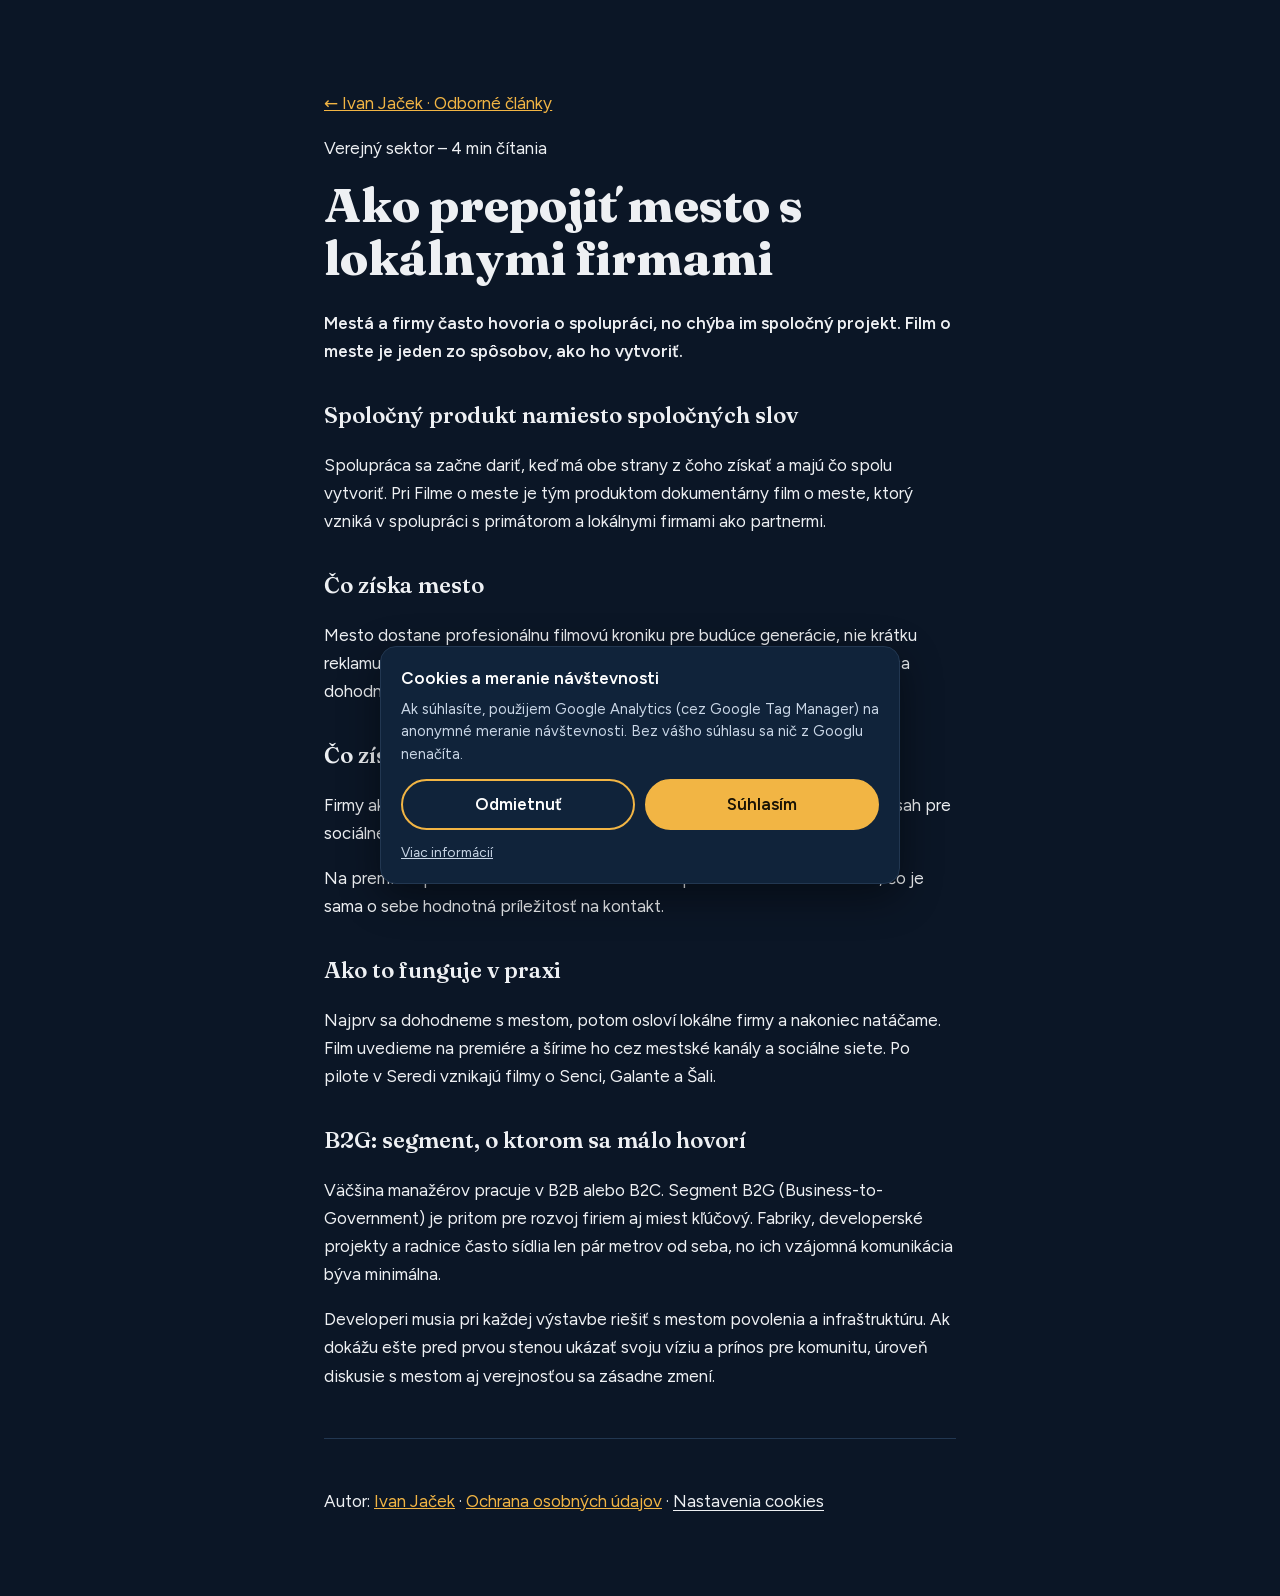
<file: clanky/mesto.html>
<!doctype html>
<html lang="sk">
<head>
  <meta charset="utf-8">
  <meta name="viewport" content="width=device-width, initial-scale=1">
  <title>Ako prepojiť mesto s lokálnymi firmami | Ivan Jaček</title>
  <meta name="description" content="Mestá a firmy často hovoria o spolupráci, no chýba im spoločný projekt. Film o meste je jeden zo spôsobov, ako ho vytvoriť.">
  <meta name="author" content="Ivan Jaček">
  <meta name="robots" content="index, follow, max-image-preview:large">
  <link rel="canonical" href="https://ivanjacek.sk/clanky/mesto.html">
  <meta property="og:type" content="article">
  <meta property="og:site_name" content="Ivan Jaček">
  <meta property="og:locale" content="sk_SK">
  <meta property="og:title" content="Ako prepojiť mesto s lokálnymi firmami | Ivan Jaček">
  <meta property="og:description" content="Mestá a firmy často hovoria o spolupráci, no chýba im spoločný projekt. Film o meste je jeden zo spôsobov, ako ho vytvoriť.">
  <meta property="og:url" content="https://ivanjacek.sk/clanky/mesto.html">
  <meta property="og:image" content="https://ivanjacek.sk/assets/og-image.jpg">
  <meta name="twitter:card" content="summary_large_image">
  <meta name="twitter:title" content="Ako prepojiť mesto s lokálnymi firmami | Ivan Jaček">
  <meta name="twitter:description" content="Mestá a firmy často hovoria o spolupráci, no chýba im spoločný projekt. Film o meste je jeden zo spôsobov, ako ho vytvoriť.">
  <meta name="twitter:image" content="https://ivanjacek.sk/assets/og-image.jpg">
  <meta name="theme-color" content="#0d1b2e">
  <link rel="icon" href="/favicon.ico" sizes="48x48">
  <link rel="apple-touch-icon" href="/apple-touch-icon.png">
  <link rel="stylesheet" href="/css/fonts.css?v=20261122">
  <link rel="stylesheet" href="/css/style.css?v=20261122">
  <script type="application/ld+json">
{
  "@context": "https://schema.org",
  "@type": "Article",
  "@id": "https://ivanjacek.sk/clanky/mesto.html#article",
  "headline": "Ako prepojiť mesto s lokálnymi firmami",
  "description": "Mestá a firmy často hovoria o spolupráci, no chýba im spoločný projekt. Film o meste je jeden zo spôsobov, ako ho vytvoriť.",
  "inLanguage": "sk",
  "mainEntityOfPage": "https://ivanjacek.sk/clanky/mesto.html",
  "image": "https://ivanjacek.sk/assets/og-image.jpg",
  "author": {
    "@type": "Person",
    "@id": "https://ivanjacek.sk/#ivan",
    "name": "Ivan Jaček",
    "url": "https://ivanjacek.sk/"
  },
  "articleSection": "Verejný sektor",
  "publisher": {
    "@type": "Organization",
    "name": "Buduj Značku s.r.o.",
    "url": "https://www.budujznacku.sk"
  },
  "isPartOf": {
    "@type": "WebSite",
    "@id": "https://ivanjacek.sk/#web"
  }
}
  </script>
  <script src="/js/consent.js?v=20261122"></script>
</head>
<body>
  <main class="legal">
    <p><a href="/#articles">← Ivan Jaček · Odborné články</a></p>
    <p>Verejný sektor – 4 min čítania</p>
    <h1>Ako prepojiť mesto s lokálnymi firmami</h1>
    <p><strong>Mestá a firmy často hovoria o spolupráci, no chýba im spoločný projekt. Film o meste je jeden zo spôsobov, ako ho vytvoriť.</strong></p>
    <h2>Spoločný produkt namiesto spoločných slov</h2><p>Spolupráca sa začne dariť, keď má obe strany z čoho získať a majú čo spolu vytvoriť. Pri Filme o meste je tým produktom dokumentárny film o meste, ktorý vzniká v spolupráci s primátorom a lokálnymi firmami ako partnermi.</p><h2>Čo získa mesto</h2><p>Mesto dostane profesionálnu filmovú kroniku pre budúce generácie, nie krátku reklamu. Pre samosprávy je možná bezplatná odovzdávka diela, podmienky sa dohodnú osobne.</p><h2>Čo získajú firmy</h2><p>Firmy ako partneri získajú zásah cez premiéry a mestské kanály, prestíž a obsah pre sociálne siete. Zároveň sa verejne spájajú s mestom, v ktorom pôsobia.</p><p>Na premiére pilotného filmu v Seredi sa stretol primátor s riaditeľmi firiem, čo je sama o sebe hodnotná príležitosť na kontakt.</p><h2>Ako to funguje v praxi</h2><p>Najprv sa dohodneme s mestom, potom osloví lokálne firmy a nakoniec natáčame. Film uvedieme na premiére a šírime ho cez mestské kanály a sociálne siete. Po pilote v Seredi vznikajú filmy o Senci, Galante a Šali.</p><h2>B2G: segment, o ktorom sa málo hovorí</h2><p>Väčšina manažérov pracuje v B2B alebo B2C. Segment B2G (Business-to-Government) je pritom pre rozvoj firiem aj miest kľúčový. Fabriky, developerské projekty a radnice často sídlia len pár metrov od seba, no ich vzájomná komunikácia býva minimálna.</p><p>Developeri musia pri každej výstavbe riešiť s mestom povolenia a infraštruktúru. Ak dokážu ešte pred prvou stenou ukázať svoju víziu a prínos pre komunitu, úroveň diskusie s mestom aj verejnosťou sa zásadne zmení.</p>
    <hr>
    <p>Autor: <a href="/">Ivan Jaček</a> · <a href="/sukromie.html">Ochrana osobných údajov</a> · <button type="button" class="linklike" id="cookie-settings">Nastavenia cookies</button></p>
  </main>
</body>
</html>
</file>
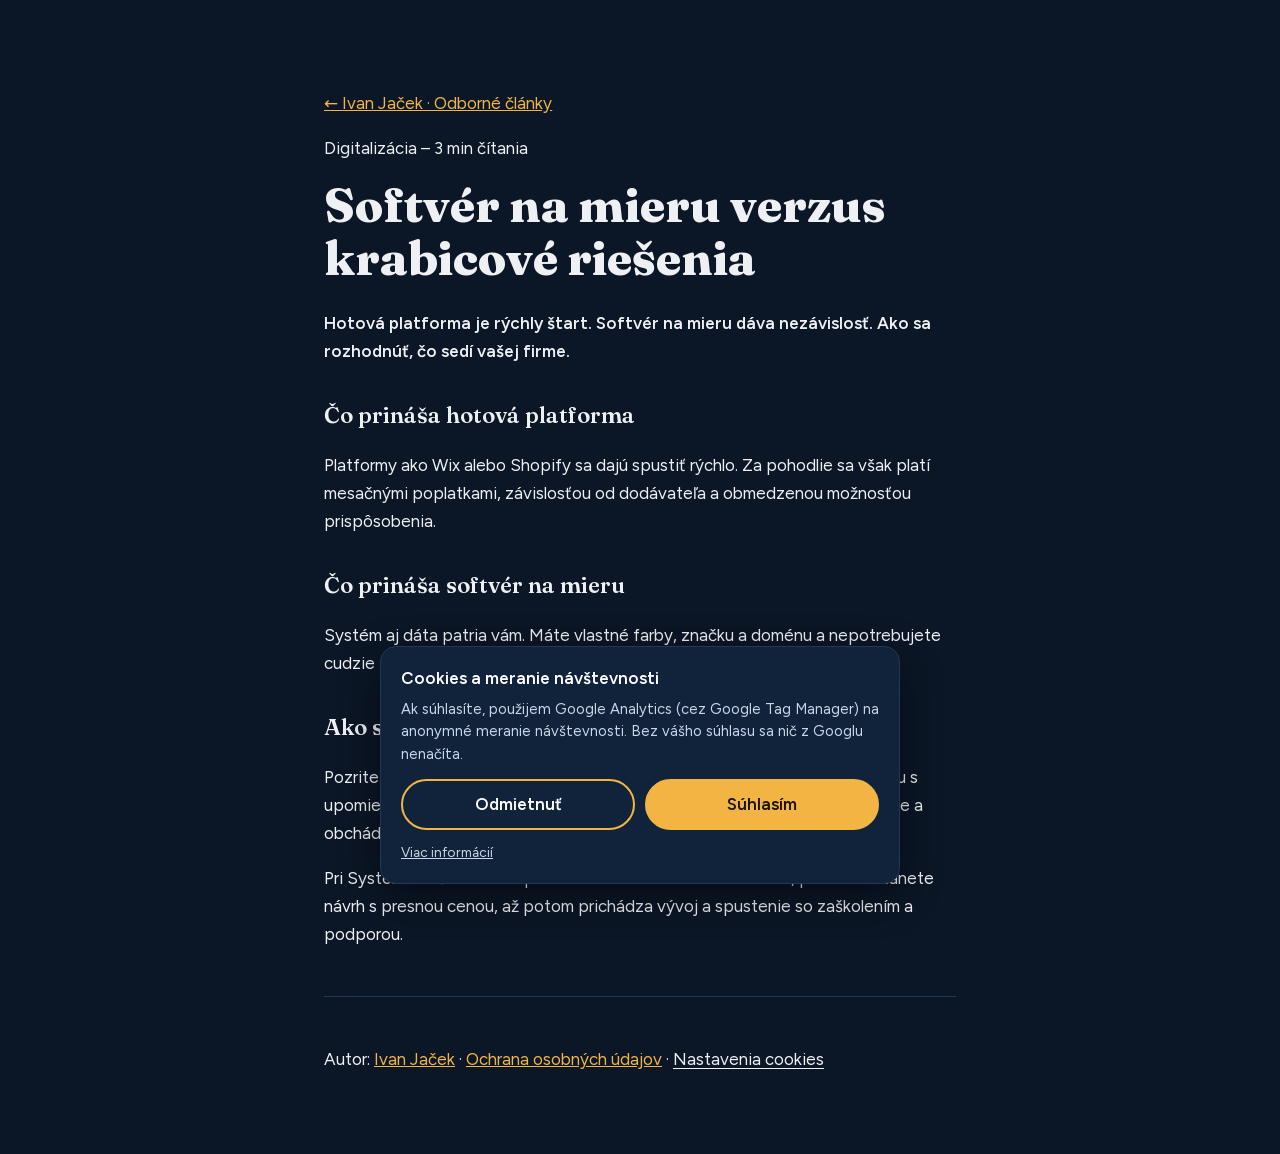
<file: clanky/softver.html>
<!doctype html>
<html lang="sk">
<head>
  <meta charset="utf-8">
  <meta name="viewport" content="width=device-width, initial-scale=1">
  <title>Softvér na mieru verzus krabicové riešenia | Ivan Jaček</title>
  <meta name="description" content="Hotová platforma je rýchly štart. Softvér na mieru dáva nezávislosť. Ako sa rozhodnúť, čo sedí vašej firme.">
  <meta name="author" content="Ivan Jaček">
  <meta name="robots" content="index, follow, max-image-preview:large">
  <link rel="canonical" href="https://ivanjacek.sk/clanky/softver.html">
  <meta property="og:type" content="article">
  <meta property="og:site_name" content="Ivan Jaček">
  <meta property="og:locale" content="sk_SK">
  <meta property="og:title" content="Softvér na mieru verzus krabicové riešenia | Ivan Jaček">
  <meta property="og:description" content="Hotová platforma je rýchly štart. Softvér na mieru dáva nezávislosť. Ako sa rozhodnúť, čo sedí vašej firme.">
  <meta property="og:url" content="https://ivanjacek.sk/clanky/softver.html">
  <meta property="og:image" content="https://ivanjacek.sk/assets/og-image.jpg">
  <meta name="twitter:card" content="summary_large_image">
  <meta name="twitter:title" content="Softvér na mieru verzus krabicové riešenia | Ivan Jaček">
  <meta name="twitter:description" content="Hotová platforma je rýchly štart. Softvér na mieru dáva nezávislosť. Ako sa rozhodnúť, čo sedí vašej firme.">
  <meta name="twitter:image" content="https://ivanjacek.sk/assets/og-image.jpg">
  <meta name="theme-color" content="#0d1b2e">
  <link rel="icon" href="/favicon.ico" sizes="48x48">
  <link rel="apple-touch-icon" href="/apple-touch-icon.png">
  <link rel="stylesheet" href="/css/fonts.css?v=20261122">
  <link rel="stylesheet" href="/css/style.css?v=20261122">
  <script type="application/ld+json">
{
  "@context": "https://schema.org",
  "@type": "Article",
  "@id": "https://ivanjacek.sk/clanky/softver.html#article",
  "headline": "Softvér na mieru verzus krabicové riešenia",
  "description": "Hotová platforma je rýchly štart. Softvér na mieru dáva nezávislosť. Ako sa rozhodnúť, čo sedí vašej firme.",
  "inLanguage": "sk",
  "mainEntityOfPage": "https://ivanjacek.sk/clanky/softver.html",
  "image": "https://ivanjacek.sk/assets/og-image.jpg",
  "author": {
    "@type": "Person",
    "@id": "https://ivanjacek.sk/#ivan",
    "name": "Ivan Jaček",
    "url": "https://ivanjacek.sk/"
  },
  "articleSection": "Digitalizácia",
  "publisher": {
    "@type": "Organization",
    "name": "Buduj Značku s.r.o.",
    "url": "https://www.budujznacku.sk"
  },
  "isPartOf": {
    "@type": "WebSite",
    "@id": "https://ivanjacek.sk/#web"
  }
}
  </script>
  <script src="/js/consent.js?v=20261122"></script>
</head>
<body>
  <main class="legal">
    <p><a href="/#articles">← Ivan Jaček · Odborné články</a></p>
    <p>Digitalizácia – 3 min čítania</p>
    <h1>Softvér na mieru verzus krabicové riešenia</h1>
    <p><strong>Hotová platforma je rýchly štart. Softvér na mieru dáva nezávislosť. Ako sa rozhodnúť, čo sedí vašej firme.</strong></p>
    <h2>Čo prináša hotová platforma</h2><p>Platformy ako Wix alebo Shopify sa dajú spustiť rýchlo. Za pohodlie sa však platí mesačnými poplatkami, závislosťou od dodávateľa a obmedzenou možnosťou prispôsobenia.</p><h2>Čo prináša softvér na mieru</h2><p>Systém aj dáta patria vám. Máte vlastné farby, značku a doménu a nepotrebujete cudzie platformy ani externé aplikácie. Softvér rastie s firmou, nie naopak.</p><h2>Ako sa rozhodnúť</h2><p>Pozrite sa, či máte špecifický proces: B2B objednávky, rezervácie, fakturáciu s upomienkami alebo portál pre samosprávu. Ak ho hotová platforma nepokryje a obchádzate ho ručnou prácou, softvér na mieru dáva zmysel.</p><p>Pri SystemX začíname bezplatnou a nezáväznou konzultáciou, potom dostanete návrh s presnou cenou, až potom prichádza vývoj a spustenie so zaškolením a podporou.</p>
    <hr>
    <p>Autor: <a href="/">Ivan Jaček</a> · <a href="/sukromie.html">Ochrana osobných údajov</a> · <button type="button" class="linklike" id="cookie-settings">Nastavenia cookies</button></p>
  </main>
</body>
</html>
</file>
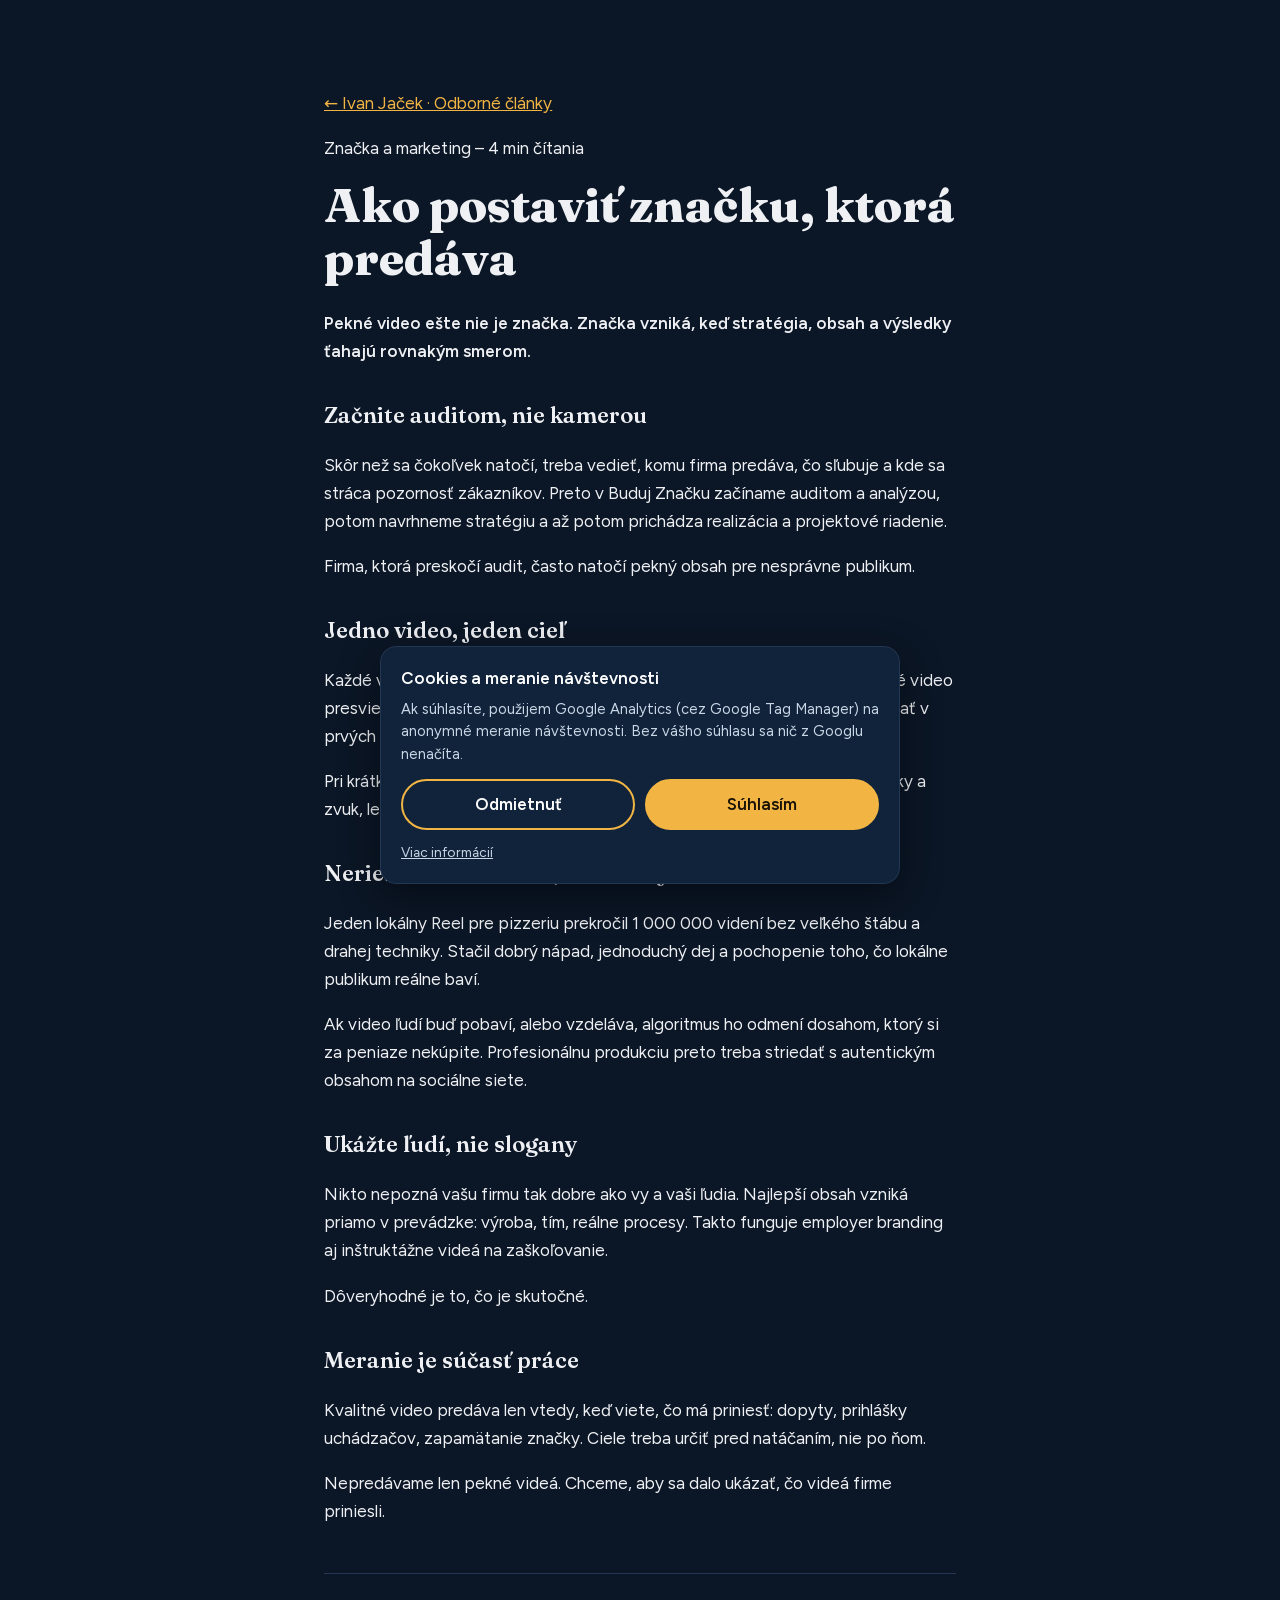
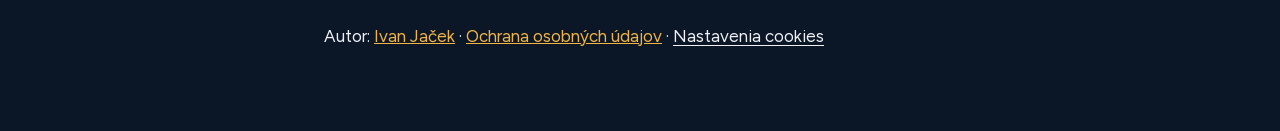
<file: clanky/znacka.html>
<!doctype html>
<html lang="sk">
<head>
  <meta charset="utf-8">
  <meta name="viewport" content="width=device-width, initial-scale=1">
  <title>Ako postaviť značku, ktorá predáva | Ivan Jaček</title>
  <meta name="description" content="Pekné video ešte nie je značka. Značka vzniká, keď stratégia, obsah a výsledky ťahajú rovnakým smerom.">
  <meta name="author" content="Ivan Jaček">
  <meta name="robots" content="index, follow, max-image-preview:large">
  <link rel="canonical" href="https://ivanjacek.sk/clanky/znacka.html">
  <meta property="og:type" content="article">
  <meta property="og:site_name" content="Ivan Jaček">
  <meta property="og:locale" content="sk_SK">
  <meta property="og:title" content="Ako postaviť značku, ktorá predáva | Ivan Jaček">
  <meta property="og:description" content="Pekné video ešte nie je značka. Značka vzniká, keď stratégia, obsah a výsledky ťahajú rovnakým smerom.">
  <meta property="og:url" content="https://ivanjacek.sk/clanky/znacka.html">
  <meta property="og:image" content="https://ivanjacek.sk/assets/og-image.jpg">
  <meta name="twitter:card" content="summary_large_image">
  <meta name="twitter:title" content="Ako postaviť značku, ktorá predáva | Ivan Jaček">
  <meta name="twitter:description" content="Pekné video ešte nie je značka. Značka vzniká, keď stratégia, obsah a výsledky ťahajú rovnakým smerom.">
  <meta name="twitter:image" content="https://ivanjacek.sk/assets/og-image.jpg">
  <meta name="theme-color" content="#0d1b2e">
  <link rel="icon" href="/favicon.ico" sizes="48x48">
  <link rel="apple-touch-icon" href="/apple-touch-icon.png">
  <link rel="stylesheet" href="/css/fonts.css?v=20261122">
  <link rel="stylesheet" href="/css/style.css?v=20261122">
  <script type="application/ld+json">
{
  "@context": "https://schema.org",
  "@type": "Article",
  "@id": "https://ivanjacek.sk/clanky/znacka.html#article",
  "headline": "Ako postaviť značku, ktorá predáva",
  "description": "Pekné video ešte nie je značka. Značka vzniká, keď stratégia, obsah a výsledky ťahajú rovnakým smerom.",
  "inLanguage": "sk",
  "mainEntityOfPage": "https://ivanjacek.sk/clanky/znacka.html",
  "image": "https://ivanjacek.sk/assets/og-image.jpg",
  "author": {
    "@type": "Person",
    "@id": "https://ivanjacek.sk/#ivan",
    "name": "Ivan Jaček",
    "url": "https://ivanjacek.sk/"
  },
  "articleSection": "Značka a marketing",
  "publisher": {
    "@type": "Organization",
    "name": "Buduj Značku s.r.o.",
    "url": "https://www.budujznacku.sk"
  },
  "isPartOf": {
    "@type": "WebSite",
    "@id": "https://ivanjacek.sk/#web"
  }
}
  </script>
  <script src="/js/consent.js?v=20261122"></script>
</head>
<body>
  <main class="legal">
    <p><a href="/#articles">← Ivan Jaček · Odborné články</a></p>
    <p>Značka a marketing – 4 min čítania</p>
    <h1>Ako postaviť značku, ktorá predáva</h1>
    <p><strong>Pekné video ešte nie je značka. Značka vzniká, keď stratégia, obsah a výsledky ťahajú rovnakým smerom.</strong></p>
    <h2>Začnite auditom, nie kamerou</h2><p>Skôr než sa čokoľvek natočí, treba vedieť, komu firma predáva, čo sľubuje a kde sa stráca pozornosť zákazníkov. Preto v Buduj Značku začíname auditom a analýzou, potom navrhneme stratégiu a až potom prichádza realizácia a projektové riadenie.</p><p>Firma, ktorá preskočí audit, často natočí pekný obsah pre nesprávne publikum.</p><h2>Jedno video, jeden cieľ</h2><p>Každé video má riešiť jednu vec. Inštruktážne video učí jeden úkon, náborové video presviedča jedného typu kandidáta, krátke video na sociálne siete musí zaujať v prvých sekundách. Čím viac cieľov, tým menej sa splní.</p><p>Pri krátkych vertikálnych videách (formát 9:16) rozhoduje úvodný záber, titulky a zvuk, lebo veľa ľudí pozerá bez zapnutého zvuku.</p><h2>Neriešte len techniku, riešte dej</h2><p>Jeden lokálny Reel pre pizzeriu prekročil 1 000 000 videní bez veľkého štábu a drahej techniky. Stačil dobrý nápad, jednoduchý dej a pochopenie toho, čo lokálne publikum reálne baví.</p><p>Ak video ľudí buď pobaví, alebo vzdeláva, algoritmus ho odmení dosahom, ktorý si za peniaze nekúpite. Profesionálnu produkciu preto treba striedať s autentickým obsahom na sociálne siete.</p><h2>Ukážte ľudí, nie slogany</h2><p>Nikto nepozná vašu firmu tak dobre ako vy a vaši ľudia. Najlepší obsah vzniká priamo v prevádzke: výroba, tím, reálne procesy. Takto funguje employer branding aj inštruktážne videá na zaškoľovanie.</p><p>Dôveryhodné je to, čo je skutočné.</p><h2>Meranie je súčasť práce</h2><p>Kvalitné video predáva len vtedy, keď viete, čo má priniesť: dopyty, prihlášky uchádzačov, zapamätanie značky. Ciele treba určiť pred natáčaním, nie po ňom.</p><p>Nepredávame len pekné videá. Chceme, aby sa dalo ukázať, čo videá firme priniesli.</p>
    <hr>
    <p>Autor: <a href="/">Ivan Jaček</a> · <a href="/sukromie.html">Ochrana osobných údajov</a> · <button type="button" class="linklike" id="cookie-settings">Nastavenia cookies</button></p>
  </main>
</body>
</html>
</file>
<file: css/fonts.css>
@font-face {
  font-family: 'Bricolage Grotesque';
  font-style: normal;
  font-weight: 500;
  font-stretch: 100%;
  font-display: swap;
  src: url(../assets/fonts/bricolage-grotesque-latin-ext-0.woff2) format('woff2');
  unicode-range: U+0100-02BA, U+02BD-02C5, U+02C7-02CC, U+02CE-02D7, U+02DD-02FF, U+0304, U+0308, U+0329, U+1D00-1DBF, U+1E00-1E9F, U+1EF2-1EFF, U+2020, U+20A0-20AB, U+20AD-20C4, U+2113, U+2C60-2C7F, U+A720-A7FF;
}
@font-face {
  font-family: 'Bricolage Grotesque';
  font-style: normal;
  font-weight: 500;
  font-stretch: 100%;
  font-display: swap;
  src: url(../assets/fonts/bricolage-grotesque-latin-0.woff2) format('woff2');
  unicode-range: U+0000-00FF, U+0131, U+0152-0153, U+02BB-02BC, U+02C6, U+02DA, U+02DC, U+0304, U+0308, U+0329, U+2000-206F, U+20AC, U+2122, U+2191, U+2193, U+2212, U+2215, U+FEFF, U+FFFD;
}
@font-face {
  font-family: 'Bricolage Grotesque';
  font-style: normal;
  font-weight: 800;
  font-stretch: 100%;
  font-display: swap;
  src: url(../assets/fonts/bricolage-grotesque-latin-ext-0.woff2) format('woff2');
  unicode-range: U+0100-02BA, U+02BD-02C5, U+02C7-02CC, U+02CE-02D7, U+02DD-02FF, U+0304, U+0308, U+0329, U+1D00-1DBF, U+1E00-1E9F, U+1EF2-1EFF, U+2020, U+20A0-20AB, U+20AD-20C4, U+2113, U+2C60-2C7F, U+A720-A7FF;
}
@font-face {
  font-family: 'Bricolage Grotesque';
  font-style: normal;
  font-weight: 800;
  font-stretch: 100%;
  font-display: swap;
  src: url(../assets/fonts/bricolage-grotesque-latin-0.woff2) format('woff2');
  unicode-range: U+0000-00FF, U+0131, U+0152-0153, U+02BB-02BC, U+02C6, U+02DA, U+02DC, U+0304, U+0308, U+0329, U+2000-206F, U+20AC, U+2122, U+2191, U+2193, U+2212, U+2215, U+FEFF, U+FFFD;
}
@font-face {
  font-family: 'Figtree';
  font-style: normal;
  font-weight: 400;
  font-display: swap;
  src: url(../assets/fonts/figtree-latin-ext-0.woff2) format('woff2');
  unicode-range: U+0100-02BA, U+02BD-02C5, U+02C7-02CC, U+02CE-02D7, U+02DD-02FF, U+0304, U+0308, U+0329, U+1D00-1DBF, U+1E00-1E9F, U+1EF2-1EFF, U+2020, U+20A0-20AB, U+20AD-20C4, U+2113, U+2C60-2C7F, U+A720-A7FF;
}
@font-face {
  font-family: 'Figtree';
  font-style: normal;
  font-weight: 400;
  font-display: swap;
  src: url(../assets/fonts/figtree-latin-0.woff2) format('woff2');
  unicode-range: U+0000-00FF, U+0131, U+0152-0153, U+02BB-02BC, U+02C6, U+02DA, U+02DC, U+0304, U+0308, U+0329, U+2000-206F, U+20AC, U+2122, U+2191, U+2193, U+2212, U+2215, U+FEFF, U+FFFD;
}
@font-face {
  font-family: 'Figtree';
  font-style: normal;
  font-weight: 500;
  font-display: swap;
  src: url(../assets/fonts/figtree-latin-ext-0.woff2) format('woff2');
  unicode-range: U+0100-02BA, U+02BD-02C5, U+02C7-02CC, U+02CE-02D7, U+02DD-02FF, U+0304, U+0308, U+0329, U+1D00-1DBF, U+1E00-1E9F, U+1EF2-1EFF, U+2020, U+20A0-20AB, U+20AD-20C4, U+2113, U+2C60-2C7F, U+A720-A7FF;
}
@font-face {
  font-family: 'Figtree';
  font-style: normal;
  font-weight: 500;
  font-display: swap;
  src: url(../assets/fonts/figtree-latin-0.woff2) format('woff2');
  unicode-range: U+0000-00FF, U+0131, U+0152-0153, U+02BB-02BC, U+02C6, U+02DA, U+02DC, U+0304, U+0308, U+0329, U+2000-206F, U+20AC, U+2122, U+2191, U+2193, U+2212, U+2215, U+FEFF, U+FFFD;
}
@font-face {
  font-family: 'Figtree';
  font-style: normal;
  font-weight: 600;
  font-display: swap;
  src: url(../assets/fonts/figtree-latin-ext-0.woff2) format('woff2');
  unicode-range: U+0100-02BA, U+02BD-02C5, U+02C7-02CC, U+02CE-02D7, U+02DD-02FF, U+0304, U+0308, U+0329, U+1D00-1DBF, U+1E00-1E9F, U+1EF2-1EFF, U+2020, U+20A0-20AB, U+20AD-20C4, U+2113, U+2C60-2C7F, U+A720-A7FF;
}
@font-face {
  font-family: 'Figtree';
  font-style: normal;
  font-weight: 600;
  font-display: swap;
  src: url(../assets/fonts/figtree-latin-0.woff2) format('woff2');
  unicode-range: U+0000-00FF, U+0131, U+0152-0153, U+02BB-02BC, U+02C6, U+02DA, U+02DC, U+0304, U+0308, U+0329, U+2000-206F, U+20AC, U+2122, U+2191, U+2193, U+2212, U+2215, U+FEFF, U+FFFD;
}
@font-face {
  font-family: 'Fraunces';
  font-style: normal;
  font-weight: 400;
  font-display: swap;
  src: url(../assets/fonts/fraunces-latin-ext-0.woff2) format('woff2');
  unicode-range: U+0100-02BA, U+02BD-02C5, U+02C7-02CC, U+02CE-02D7, U+02DD-02FF, U+0304, U+0308, U+0329, U+1D00-1DBF, U+1E00-1E9F, U+1EF2-1EFF, U+2020, U+20A0-20AB, U+20AD-20C4, U+2113, U+2C60-2C7F, U+A720-A7FF;
}
@font-face {
  font-family: 'Fraunces';
  font-style: normal;
  font-weight: 400;
  font-display: swap;
  src: url(../assets/fonts/fraunces-latin-0.woff2) format('woff2');
  unicode-range: U+0000-00FF, U+0131, U+0152-0153, U+02BB-02BC, U+02C6, U+02DA, U+02DC, U+0304, U+0308, U+0329, U+2000-206F, U+20AC, U+2122, U+2191, U+2193, U+2212, U+2215, U+FEFF, U+FFFD;
}
@font-face {
  font-family: 'Fraunces';
  font-style: normal;
  font-weight: 600;
  font-display: swap;
  src: url(../assets/fonts/fraunces-latin-ext-0.woff2) format('woff2');
  unicode-range: U+0100-02BA, U+02BD-02C5, U+02C7-02CC, U+02CE-02D7, U+02DD-02FF, U+0304, U+0308, U+0329, U+1D00-1DBF, U+1E00-1E9F, U+1EF2-1EFF, U+2020, U+20A0-20AB, U+20AD-20C4, U+2113, U+2C60-2C7F, U+A720-A7FF;
}
@font-face {
  font-family: 'Fraunces';
  font-style: normal;
  font-weight: 600;
  font-display: swap;
  src: url(../assets/fonts/fraunces-latin-0.woff2) format('woff2');
  unicode-range: U+0000-00FF, U+0131, U+0152-0153, U+02BB-02BC, U+02C6, U+02DA, U+02DC, U+0304, U+0308, U+0329, U+2000-206F, U+20AC, U+2122, U+2191, U+2193, U+2212, U+2215, U+FEFF, U+FFFD;
}
@font-face {
  font-family: 'Fraunces';
  font-style: normal;
  font-weight: 800;
  font-display: swap;
  src: url(../assets/fonts/fraunces-latin-ext-0.woff2) format('woff2');
  unicode-range: U+0100-02BA, U+02BD-02C5, U+02C7-02CC, U+02CE-02D7, U+02DD-02FF, U+0304, U+0308, U+0329, U+1D00-1DBF, U+1E00-1E9F, U+1EF2-1EFF, U+2020, U+20A0-20AB, U+20AD-20C4, U+2113, U+2C60-2C7F, U+A720-A7FF;
}
@font-face {
  font-family: 'Fraunces';
  font-style: normal;
  font-weight: 800;
  font-display: swap;
  src: url(../assets/fonts/fraunces-latin-0.woff2) format('woff2');
  unicode-range: U+0000-00FF, U+0131, U+0152-0153, U+02BB-02BC, U+02C6, U+02DA, U+02DC, U+0304, U+0308, U+0329, U+2000-206F, U+20AC, U+2122, U+2191, U+2193, U+2212, U+2215, U+FEFF, U+FFFD;
}
</file>
<file: css/style.css>
:root {
  --ink: #0b1626;
  --ink-raised: #12233a;
  --ink-line: #223751;
  --paper: #eef0f3;
  --muted: #a3b2c6;
  --accent: #f2b544;
  --accent-ink: #1a1305;
  --gutter: clamp(20px, 5vw, 64px);
  --serif: "Fraunces", Georgia, "Times New Roman", serif;
  --sans: "Figtree", system-ui, -apple-system, "Segoe UI", sans-serif;
  --ease: cubic-bezier(0.2, 0.7, 0.2, 1);
}

*, *::before, *::after { box-sizing: border-box; }
html { scroll-behavior: smooth; scroll-padding-top: 72px; }
body {
  margin: 0;
  background: var(--ink);
  color: var(--paper);
  font-family: var(--sans);
  font-size: 1.0625rem;
  line-height: 1.6;
  -webkit-font-smoothing: antialiased;
  overflow-x: hidden;
}
body.locked { overflow: hidden; }

a { color: inherit; }
button { font: inherit; color: inherit; }
:focus-visible { outline: 3px solid var(--accent); outline-offset: 3px; border-radius: 2px; }

.skip {
  position: absolute; left: var(--gutter); top: -60px;
  background: var(--accent); color: var(--accent-ink);
  padding: 10px 16px; font-weight: 600; z-index: 60;
}
.skip:focus { top: 12px; }

/* Scroll progress + animated background */
.progress {
  position: fixed; inset: 0 0 auto 0; height: 3px; z-index: 50;
  background: var(--accent); transform: scaleX(0); transform-origin: 0 50%;
}
.aurora { position: fixed; inset: 0; z-index: -1; overflow: hidden; pointer-events: none; }
.aurora span {
  position: absolute; width: 55vmax; height: 55vmax; border-radius: 50%;
  filter: blur(90px); opacity: 0.55;
}
.aurora span:nth-child(1) { background: #1c4f94; top: -22vmax; left: -14vmax; }
.aurora span:nth-child(2) { background: #0e7c8c; top: 18vmax; right: -22vmax; opacity: 0.4; }
.aurora span:nth-child(3) { background: var(--accent); bottom: -34vmax; left: 22vmax; opacity: 0.14; }

/* Header */
.site-header {
  position: sticky; top: 0; z-index: 40;
  display: flex; align-items: center; gap: 24px;
  padding: 14px var(--gutter);
  background: rgba(11, 22, 38, 0.72);
  backdrop-filter: blur(14px);
  border-bottom: 1px solid var(--ink-line);
}
.wordmark {
  display: inline-flex; align-items: baseline; gap: 0.28em; margin-right: auto; white-space: nowrap;
  font-family: "Bricolage Grotesque", var(--sans), sans-serif; font-size: 1.55rem; line-height: 1;
  text-decoration: none; letter-spacing: -0.02em;
}
.wm-first { font-weight: 500; color: var(--paper); }
.wm-last { font-weight: 800; color: var(--accent); }
.site-nav { display: flex; gap: 22px; }
.site-nav a { text-decoration: none; color: var(--muted); font-weight: 500; transition: color 0.2s; }
.site-nav a:hover { color: var(--paper); }
.lang { display: flex; border: 1px solid var(--ink-line); border-radius: 999px; padding: 2px; }
.lang button {
  font-size: 0.85rem; font-weight: 600;
  color: var(--muted); background: none; border: 0; cursor: pointer;
  padding: 4px 12px; border-radius: 999px; min-height: 32px;
}
.lang button[aria-pressed="true"] { background: var(--paper); color: var(--ink); }

/* Hero */
.sr-only { position: absolute; width: 1px; height: 1px; padding: 0; margin: -1px; overflow: hidden; clip: rect(0 0 0 0); white-space: nowrap; border: 0; }
.hero {
  position: relative; isolation: isolate; overflow-x: clip;
  display: flex; flex-direction: column; justify-content: center; gap: 48px;
  padding: clamp(24px, 4vw, 52px) var(--gutter) clamp(16px, 2vw, 24px);
  max-width: 1360px; margin-inline: auto;
}
.hero::before {
  content: ""; position: absolute; inset: 0; z-index: -1; pointer-events: none;
  background-image:
    linear-gradient(rgba(238, 240, 243, 0.05) 1px, transparent 1px),
    linear-gradient(90deg, rgba(238, 240, 243, 0.05) 1px, transparent 1px);
  background-size: 56px 56px;
  -webkit-mask-image: radial-gradient(ellipse 70% 70% at 70% 45%, #000 20%, transparent 75%);
  mask-image: radial-gradient(ellipse 70% 70% at 70% 45%, #000 20%, transparent 75%);
}
.hero-kicker {
  display: inline-flex; flex-wrap: wrap; align-items: center; gap: 4px 12px;
  margin: 0 0 26px; padding: 10px 16px 10px 14px; max-width: 100%;
  background: rgba(18, 35, 58, 0.7); border: 1px solid var(--ink-line); border-radius: 14px;
  font-size: 0.95rem; backdrop-filter: blur(8px);
}
.hero-kicker strong { font-weight: 600; }
.kicker-role { color: var(--muted); }
.live-dot { position: relative; width: 9px; height: 9px; border-radius: 50%; background: #3ddc97; flex: none; }
.live-dot::after { content: ""; position: absolute; inset: -4px; border-radius: 50%; border: 2px solid #3ddc97; opacity: 0; }
.hero-headline {
  margin: 0 0 24px;
  font-family: var(--serif); font-weight: 600;
  font-size: clamp(2.3rem, 5vw, 4.4rem);
  line-height: 1.06; letter-spacing: -0.02em;
}
.rotator { display: grid; }
.rotator > span {
  grid-area: 1 / 1; opacity: 0; transform: translateY(0.45em);
  padding: 0.04em 0.06em 0.2em 0; margin-bottom: -0.2em; /* gradient text is clipped to the box, so give descenders room */
  background: linear-gradient(100deg, var(--accent) 10%, #ffd98a 50%, #f08a5d 95%);
  -webkit-background-clip: text; background-clip: text; color: transparent;
  transition: opacity 0.55s var(--ease), transform 0.55s var(--ease), filter 0.55s var(--ease);
  filter: blur(6px);
}
.rotator > span.is-active { opacity: 1; transform: none; filter: none; }
.rotator > span.is-leaving { opacity: 0; transform: translateY(-0.45em); filter: blur(6px); }
.hero-lead {
  max-width: 50ch; margin: 0 0 30px;
  font-size: clamp(1.1rem, 1.8vw, 1.3rem); line-height: 1.6; color: var(--muted);
}
.hero-actions { display: flex; flex-wrap: wrap; align-items: center; gap: 12px 28px; }
.text-link {
  font-weight: 600; text-decoration: none; padding-bottom: 4px;
  background: linear-gradient(var(--accent), var(--accent)) left bottom / 100% 2px no-repeat,
              linear-gradient(var(--paper), var(--paper)) left bottom / 0% 2px no-repeat;
  transition: background-size 0.45s var(--ease), color 0.2s;
}
.text-link:hover { background-size: 100% 2px, 100% 2px; }
.button {
  display: inline-block; padding: 14px 26px;
  background: var(--accent); color: var(--accent-ink);
  font-weight: 600; text-decoration: none; border-radius: 999px;
  transition: transform 0.25s var(--ease), box-shadow 0.25s var(--ease);
}
.button:hover { transform: translateY(-3px); box-shadow: 0 10px 30px rgba(242, 181, 68, 0.3); }

/* Hero call to action: pill with icon, light sheen and a quiet halo */
.button-hero {
  position: relative; isolation: isolate;
  display: inline-flex; align-items: center; gap: 14px;
  padding: 7px 7px 7px 24px;
  background: linear-gradient(135deg, #f6c35f, var(--accent) 55%, #e9a634);
  box-shadow: 0 1px 0 rgba(255, 255, 255, 0.45) inset, 0 8px 24px rgba(242, 181, 68, 0.22);
}
.button-hero::before {
  content: ""; position: absolute; inset: 0; z-index: -1; border-radius: inherit; pointer-events: none;
  background: linear-gradient(115deg, transparent 40%, rgba(255, 255, 255, 0.55) 50%, transparent 60%) no-repeat;
  background-size: 250% 100%; background-position: 160% 0;
}
.btn-icon {
  display: grid; place-items: center; width: 38px; height: 38px; border-radius: 50%;
  background: var(--accent-ink); color: var(--accent); overflow: hidden;
  transition: background 0.3s, color 0.3s;
}
.btn-icon svg { display: block; }
.button-hero:hover { transform: translateY(-2px); box-shadow: 0 1px 0 rgba(255, 255, 255, 0.45) inset, 0 14px 34px rgba(242, 181, 68, 0.35); }
.button-hero:hover .btn-icon { background: var(--ink); color: var(--paper); }
.button-hero:active { transform: translateY(0) scale(0.98); }

/* Hero orbit: photo in the centre, projects connected around it */
.orbit { position: relative; width: min(460px, 84vw); aspect-ratio: 1; margin-inline: auto; flex: none; }
.orbit-ring { position: absolute; inset: 0; }
.orbit-lines { position: absolute; inset: 0; width: 100%; height: 100%; overflow: visible; }
.orbit-track { fill: none; stroke: rgba(238, 240, 243, 0.12); stroke-width: 0.3; stroke-dasharray: 0.6 1.4; }
.orbit-link { stroke: rgba(242, 181, 68, 0.45); stroke-width: 0.35; stroke-dasharray: 1.2 1.8; }
.orbit-core {
  position: absolute; left: 50%; top: 50%; width: 38%; aspect-ratio: 1; transform: translate(-50%, -50%);
  border-radius: 50%; overflow: visible;
}
.orbit-core img {
  display: block; width: 100%; height: 100%; object-fit: cover; object-position: 50% 18%; border-radius: 50%;
  box-shadow: 0 0 0 5px var(--accent), 0 0 0 14px rgba(242, 181, 68, 0.12), 0 30px 70px rgba(0, 0, 0, 0.5);
}
.orbit-core::after {
  content: ""; position: absolute; inset: -5px; border-radius: 50%; border: 2px solid var(--accent); opacity: 0; pointer-events: none;
}
.node {
  position: absolute; left: var(--x); top: var(--y); width: 19%; aspect-ratio: 1;
  transform: translate(-50%, -50%); padding: 0; cursor: pointer;
  background: none; border: 0; border-radius: 50%;
}
.node-inner {
  position: relative; display: grid; place-items: center; width: 100%; height: 100%;
  border-radius: 50%; background: #08111f; border: 1px solid var(--ink-line);
  box-shadow: 0 12px 30px rgba(0, 0, 0, 0.4);
  transition: border-color 0.25s, box-shadow 0.25s, scale 0.3s var(--ease);
}
.node-inner img { width: 70%; height: 70%; object-fit: contain; }
.node-inner img.cover { width: 100%; height: 100%; object-fit: cover; border-radius: 50%; }
.node-label {
  position: absolute; top: calc(100% + 8px); left: 50%; translate: -50% 0;
  padding: 4px 10px; border-radius: 999px; white-space: nowrap;
  background: var(--paper); color: var(--ink); font-size: 0.8rem; font-weight: 600;
  opacity: 0; transition: opacity 0.2s; pointer-events: none;
}
.node:hover .node-inner, .node:focus-visible .node-inner { border-color: var(--accent); box-shadow: 0 0 0 4px rgba(242, 181, 68, 0.25), 0 12px 30px rgba(0, 0, 0, 0.4); scale: 1.12; }
.node:hover .node-label, .node:focus-visible .node-label { opacity: 1; }
.node:focus-visible { outline: none; }

@media (min-width: 900px) {
  .hero { flex-direction: row; align-items: center; justify-content: space-between; gap: clamp(32px, 5vw, 80px); }
  .hero-text { min-width: 0; flex: 1 1 0; }
  .orbit { width: clamp(340px, 36vw, 500px); margin: 0; }
}


/* Expertise */
.expertise-list { display: grid; grid-template-columns: repeat(3, minmax(0, 1fr)); gap: 28px 32px; max-width: 1280px; }
.expertise-item { padding-top: 18px; border-top: 2px solid var(--accent); }
.expertise-item h3 { margin: 0 0 10px; font-family: var(--serif); font-weight: 600; font-size: 1.5rem; line-height: 1.2; }
.expertise-item p { margin: 0; color: var(--muted); max-width: 46ch; }

/* Marquee */
.marquee { padding: 28px 0 36px; border-top: 1px solid var(--ink-line); border-bottom: 1px solid var(--ink-line); overflow: hidden; }
.marquee-label { margin: 0 0 16px; padding: 0 var(--gutter); color: var(--muted); font-size: 0.95rem; }
.marquee-viewport { display: flex; width: max-content; }
.marquee-track {
  display: flex; flex: none; align-items: center; gap: 48px; margin: 0; padding: 0 24px; list-style: none;
}
.marquee-track li { font-family: var(--serif); font-weight: 600; font-size: clamp(1.4rem, 3vw, 2.2rem); white-space: nowrap; color: var(--paper); opacity: 0.85; }
.marquee-track li::after { content: ""; display: inline-block; width: 10px; height: 10px; margin-left: 48px; border-radius: 50%; background: var(--accent); }

/* Sections */
.section { padding: clamp(28px, 3.5vw, 44px) var(--gutter); }
.section h2 {
  margin: 0 0 16px;
  font-family: var(--serif); font-weight: 600;
  font-size: clamp(2.2rem, 5vw, 3.6rem); line-height: 1.05; letter-spacing: -0.015em;
}
.section-lead { max-width: 52ch; margin: 0 0 44px; color: var(--muted); font-size: 1.15rem; }

/* Stats */
.stat-list {
  list-style: none; margin: 32px 0 0; padding: 0;
  display: grid; gap: 24px;
  /* the wide number (1 000 000+) gets a wider column; type scales with the block width */
  grid-template-columns: minmax(0, 0.8fr) minmax(0, 1.7fr) minmax(0, 0.8fr) minmax(0, 1.2fr);
  container-type: inline-size;
}
.stat { border-top: 2px solid var(--accent); padding-top: 16px; min-width: 0; }
.stat-value {
  display: block; white-space: nowrap;
  font-family: var(--serif); font-weight: 800; font-size: clamp(2.2rem, 5.2cqw, 4.2rem);
  line-height: 1; letter-spacing: -0.02em; font-variant-numeric: tabular-nums;
}
.stat-label { display: block; margin-top: 10px; color: var(--muted); max-width: 26ch; }

/* Projects */
.project-list { display: grid; grid-template-columns: repeat(3, minmax(0, 1fr)); gap: 20px; max-width: 1280px; }
.project {
  position: relative; display: flex; flex-direction: column; gap: 12px;
  padding: 28px; background: rgba(18, 35, 58, 0.72);
  border: 1px solid var(--ink-line); border-radius: 18px;
  cursor: pointer; overflow: hidden;
  transition: transform 0.35s var(--ease), border-color 0.25s;
}
.project::before {
  content: ""; position: absolute; inset: 0; pointer-events: none; opacity: 0;
  background: radial-gradient(420px circle at var(--mx, 50%) var(--my, 0%), rgba(242, 181, 68, 0.16), transparent 60%);
  transition: opacity 0.3s;
}
.project:hover { transform: translateY(-4px); border-color: rgba(242, 181, 68, 0.6); }
.project:hover::before { opacity: 1; }
.project > * { position: relative; }
.project h3 { margin: 0; font-family: var(--serif); font-weight: 600; font-size: 1.8rem; line-height: 1.15; }
.project .role { margin: 0; color: var(--accent); font-weight: 600; font-size: 0.95rem; }
.project .text { margin: 0; color: var(--muted); max-width: 64ch; }
.project .open {
  margin-top: auto; align-self: flex-start;
  display: inline-flex; align-items: center; gap: 10px;
  padding: 10px 18px; font-weight: 600; cursor: pointer;
  background: transparent; border: 1px solid var(--ink-line); border-radius: 999px;
  transition: background 0.2s, color 0.2s, border-color 0.2s;
}
.project .open::after { content: "+"; font-size: 1.2rem; line-height: 1; transition: transform 0.3s var(--ease); }
.project:hover .open { background: var(--accent); color: var(--accent-ink); border-color: var(--accent); }
.project:hover .open::after { transform: rotate(90deg); }
.project.archive { border-style: dashed; background: rgba(18, 35, 58, 0.4); }
.project.archive .role { color: var(--muted); }

.media { border-radius: 10px; overflow: hidden; background: #08111f; }
.media img { display: block; width: 100%; }
.media.logo { height: 104px; padding: 12px; }
.media.logo img { height: 100%; object-fit: contain; }
.media.cover img { aspect-ratio: 16 / 9; object-fit: cover; filter: grayscale(0.7); }
.tag {
  align-self: flex-start; font-size: 0.82rem; font-weight: 600;
  padding: 2px 10px; border: 1px solid var(--muted); border-radius: 999px; color: var(--muted);
}

/* Segments */
.segment-list { display: grid; grid-template-columns: repeat(3, minmax(0, 1fr)); gap: 20px; max-width: 1280px; }
.segment {
  display: flex; flex-direction: column; gap: 12px; padding: 28px;
  border-left: 3px solid var(--accent); background: rgba(18, 35, 58, 0.5); border-radius: 4px 16px 16px 4px;
}
.segment h3 { margin: 0; font-family: var(--serif); font-weight: 600; font-size: 1.5rem; line-height: 1.2; }
.segment p { margin: 0; color: var(--muted); }
.chips { display: flex; flex-wrap: wrap; gap: 8px; margin-top: auto; padding-top: 8px; }
.chip {
  padding: 6px 14px; font-size: 0.92rem; font-weight: 600; cursor: pointer;
  background: transparent; border: 1px solid var(--ink-line); border-radius: 999px;
  transition: background 0.2s, color 0.2s, border-color 0.2s;
}
.chip:hover { background: var(--paper); color: var(--ink); border-color: var(--paper); }

/* Articles */
.article-list { display: grid; grid-template-columns: repeat(2, minmax(0, 1fr)); gap: 20px; max-width: 1280px; }
.article {
  display: flex; flex-direction: column; gap: 12px; padding: 28px; cursor: pointer;
  background: rgba(18, 35, 58, 0.6); border: 1px solid var(--ink-line); border-radius: 18px;
  transition: transform 0.35s var(--ease), border-color 0.25s;
}
.article:hover { transform: translateY(-4px); border-color: rgba(242, 181, 68, 0.6); }
.article .meta { margin: 0; color: var(--accent); font-weight: 600; font-size: 0.92rem; }
.article h3 { margin: 0; font-family: var(--serif); font-weight: 600; font-size: 1.6rem; line-height: 1.2; }
.article .perex { margin: 0; color: var(--muted); max-width: 60ch; }
.article .open { margin-top: auto; padding-top: 6px; align-self: flex-start; background: none; border: 0; padding-inline: 0; font-weight: 600; cursor: pointer; text-decoration: underline; text-underline-offset: 5px; text-decoration-color: var(--accent); }
.article-body h4 { margin: 18px 0 6px; font-family: var(--serif); font-weight: 600; font-size: 1.35rem; line-height: 1.25; }
.article-body p { margin: 0 0 12px; max-width: 62ch; color: var(--paper); }
.dialog .meta { margin: 0; color: var(--accent); font-weight: 600; font-size: 0.95rem; }

/* Dialog */
.dialog {
  width: min(760px, calc(100vw - 24px)); max-height: calc(100svh - 24px);
  padding: 0; border: 1px solid var(--ink-line); border-radius: 22px;
  background: var(--ink-raised); color: var(--paper); overflow: auto;
}
.dialog::backdrop { background: rgba(4, 9, 17, 0.72); backdrop-filter: blur(6px); }
.dialog[open] { animation: dialog-in 0.35s var(--ease); }
.dialog[open]::backdrop { animation: fade-in 0.35s ease; }
.dialog-body { padding: clamp(22px, 4vw, 40px); display: flex; flex-direction: column; gap: 16px; }
.dialog-close {
  position: absolute; top: 14px; right: 14px; width: 44px; height: 44px;
  display: grid; place-items: center; font-size: 1.6rem; line-height: 1; cursor: pointer;
  background: rgba(255, 255, 255, 0.06); border: 1px solid var(--ink-line); border-radius: 50%;
}
.dialog-close:hover { background: var(--paper); color: var(--ink); }
.dialog h3 { margin: 0; font-family: var(--serif); font-weight: 600; font-size: clamp(1.9rem, 5vw, 2.6rem); line-height: 1.1; padding-right: 48px; }
.dialog .role { margin: 0; color: var(--accent); font-weight: 600; }
.dialog .summary { margin: 0; color: var(--muted); font-size: 1.1rem; max-width: 60ch; }
.tabs { display: flex; flex-wrap: wrap; gap: 8px; margin-top: 8px; }
.tab {
  padding: 9px 18px; font-weight: 600; cursor: pointer;
  background: transparent; border: 1px solid var(--ink-line); border-radius: 999px;
  transition: background 0.2s, color 0.2s;
}
.tab[aria-selected="true"] { background: var(--accent); color: var(--accent-ink); border-color: var(--accent); }
.panel { animation: panel-in 0.35s var(--ease); }
.panel[hidden] { display: none; }
.steps, .benefits { margin: 0; padding: 0; list-style: none; display: grid; gap: 14px; }
.steps { counter-reset: step; }
.steps li { counter-increment: step; display: grid; grid-template-columns: 36px 1fr; gap: 14px; align-items: start; }
.steps li::before {
  content: counter(step); display: grid; place-items: center; width: 36px; height: 36px;
  border-radius: 50%; background: var(--accent); color: var(--accent-ink); font-weight: 700;
}
.benefits li { position: relative; padding-left: 32px; }
.benefits li::before {
  content: ""; position: absolute; left: 0; top: 0.35em; width: 18px; height: 10px;
  border-left: 3px solid var(--accent); border-bottom: 3px solid var(--accent); transform: rotate(-45deg);
}
.audience { display: flex; flex-wrap: wrap; gap: 10px; margin: 0; padding: 0; list-style: none; }
.audience li { padding: 8px 16px; border: 1px solid var(--ink-line); border-radius: 999px; background: rgba(255, 255, 255, 0.04); }
.ended-note { margin: 0; padding: 10px 14px; border: 1px dashed var(--muted); border-radius: 10px; color: var(--muted); }
.dialog .visit { align-self: flex-start; margin-top: 8px; }

@keyframes dialog-in { from { opacity: 0; transform: translateY(24px) scale(0.97); } to { opacity: 1; transform: none; } }
@keyframes fade-in { from { opacity: 0; } to { opacity: 1; } }
@keyframes panel-in { from { opacity: 0; transform: translateY(10px); } to { opacity: 1; transform: none; } }

/* Contact */
.contact { display: flex; flex-wrap: wrap; align-items: center; justify-content: space-between; gap: 32px 48px; }
.contact-text { min-width: 0; flex: 1 1 360px; }
.contact-photo { flex: none; width: clamp(130px, 16vw, 190px); aspect-ratio: 1; }
.contact-photo img {
  display: block; width: 100%; height: 100%; object-fit: cover; object-position: 50% 18%; border-radius: 50%;
  box-shadow: 0 0 0 4px var(--accent), 0 0 0 11px rgba(242, 181, 68, 0.12), 0 24px 50px rgba(0, 0, 0, 0.45);
}
.contact h2 { font-size: clamp(1.55rem, 3.5vw, 2.5rem); }
.contact-lead { max-width: 40ch; margin: 0 0 28px; font-size: 1.25rem; color: var(--muted); }
.contact-list { list-style: none; margin: 0; padding: 0; display: grid; gap: 10px; }
.contact-list a {
  font-family: var(--serif); font-size: clamp(1rem, 2.8vw, 1.7rem);
  text-decoration: none; border-bottom: 2px solid var(--ink-line); transition: border-color 0.2s;
  overflow-wrap: anywhere;
}
.contact-list a:hover { border-color: var(--accent); }

.site-footer { padding: 28px var(--gutter) 40px; color: var(--muted); border-top: 1px solid var(--ink-line); font-size: 0.9rem; }
.site-footer p { margin: 0; }
.noscript, .load-error { padding: 24px var(--gutter); color: var(--accent); }

/* Motion (only when the visitor has not asked for less) */
@media (prefers-reduced-motion: no-preference) {
  .aurora span:nth-child(1) { animation: drift-a 22s ease-in-out infinite alternate; }
  .aurora span:nth-child(2) { animation: drift-b 28s ease-in-out infinite alternate; }
  .aurora span:nth-child(3) { animation: drift-a 34s ease-in-out infinite alternate-reverse; }
  .hero-kicker, .hero-headline, .hero-lead, .hero-actions { animation: rise-in 0.9s var(--ease) both; }
  .hero-headline { animation-delay: 0.12s; }
  .hero-lead { animation-delay: 0.28s; }
  .hero-actions { animation-delay: 0.4s; }
  .orbit { animation: orbit-in 1.2s var(--ease) both 0.2s; }
  .orbit-ring { animation: spin 70s linear infinite; }
  .node-inner { animation: spin 70s linear infinite reverse; }
  .orbit:hover .orbit-ring, .orbit:hover .node-inner, .orbit:focus-within .orbit-ring, .orbit:focus-within .node-inner { animation-play-state: paused; }
  .orbit-link { animation: dash-flow 3s linear infinite; }
  .orbit-core::after { animation: pulse 3.2s ease-out infinite; }
  .live-dot::after { animation: pulse 2.4s ease-out infinite; }
  .button-hero::after {
    content: ""; position: absolute; inset: 0; border-radius: inherit; pointer-events: none;
    box-shadow: 0 0 0 0 rgba(242, 181, 68, 0.45); animation: halo 3.6s ease-out infinite 1.2s;
  }
  .button-hero::before { transition: background-position 0.9s var(--ease); }
  .button-hero:hover::before { background-position: -60% 0; }
  .button-hero:hover .btn-icon svg { animation: nudge 0.9s var(--ease) infinite; }
  @keyframes halo { 0% { box-shadow: 0 0 0 0 rgba(242, 181, 68, 0.45); } 70%, 100% { box-shadow: 0 0 0 14px rgba(242, 181, 68, 0); } }
  @keyframes nudge { 0% { transform: translateY(0); opacity: 1; } 45% { transform: translateY(14px); opacity: 0; } 46% { transform: translateY(-14px); opacity: 0; } 100% { transform: translateY(0); opacity: 1; } }
  @keyframes spin { to { transform: rotate(360deg); } }
  @keyframes dash-flow { to { stroke-dashoffset: -6; } }
  @keyframes pulse { 0% { opacity: 0.8; transform: scale(1); } 100% { opacity: 0; transform: scale(1.35); } }
  @keyframes orbit-in { from { opacity: 0; transform: scale(0.85) rotate(-20deg); } to { opacity: 1; transform: none; } }
  .marquee-viewport { animation: none; }
  .marquee-track { animation: marquee 38s linear infinite; }
  .marquee:hover .marquee-track { animation-play-state: paused; }
  .js .reveal { opacity: 0; transform: translateY(28px); transition: opacity 0.8s var(--ease), transform 0.8s var(--ease); transition-delay: var(--d, 0s); }
  .js .reveal.in { opacity: 1; transform: none; }
  @keyframes drift-a { from { transform: translate(0, 0) scale(1); } to { transform: translate(8vmax, 6vmax) scale(1.15); } }
  @keyframes drift-b { from { transform: translate(0, 0) scale(1.1); } to { transform: translate(-10vmax, -4vmax) scale(0.95); } }
  @keyframes rise-in { from { opacity: 0; transform: translateY(24px); } to { opacity: 1; transform: none; } }
  @keyframes marquee { from { transform: translateX(0); } to { transform: translateX(-100%); } }
}
@media (prefers-reduced-motion: reduce) {
  html { scroll-behavior: auto; }
  .rotator > span { transition: none; filter: none; }
  .marquee-viewport { width: auto; }
  .marquee-track { flex-wrap: wrap; }
  .marquee-track[aria-hidden="true"] { display: none; }
  .dialog[open], .dialog[open]::backdrop, .panel { animation: none; }
  .project, .button, .project .open::after { transition: none; }
}

/* Back to top */
.to-top {
  position: fixed; right: clamp(16px, 3vw, 32px); bottom: clamp(16px, 3vw, 32px); z-index: 40;
  display: grid; place-items: center; width: 52px; height: 52px; padding: 0; cursor: pointer;
  border-radius: 50%; border: 0; background: var(--accent); color: var(--accent-ink);
  box-shadow: 0 1px 0 rgba(255, 255, 255, 0.45) inset, 0 10px 28px rgba(0, 0, 0, 0.4);
  opacity: 0; transform: translateY(16px) scale(0.9); pointer-events: none;
  transition: opacity 0.3s var(--ease), transform 0.3s var(--ease), box-shadow 0.25s var(--ease);
}
.to-top.is-visible { opacity: 1; transform: none; pointer-events: auto; }
.to-top:hover { transform: translateY(-3px); box-shadow: 0 1px 0 rgba(255, 255, 255, 0.45) inset, 0 14px 34px rgba(242, 181, 68, 0.35); }
.to-top:focus-visible { outline: 2px solid var(--paper); outline-offset: 3px; }
.to-top svg { display: block; }
.to-top:hover svg { animation: nudge-up 0.9s var(--ease) infinite; }
@keyframes nudge-up { 0% { transform: translateY(0); opacity: 1; } 45% { transform: translateY(-12px); opacity: 0; } 46% { transform: translateY(12px); opacity: 0; } 100% { transform: translateY(0); opacity: 1; } }
@media (prefers-reduced-motion: reduce) { .to-top, .to-top:hover svg { transition: none; animation: none; } }

/* Responsive */
@media (max-width: 1000px) {
  .expertise-list { grid-template-columns: repeat(2, minmax(0, 1fr)); }
  .project-list { grid-template-columns: repeat(2, minmax(0, 1fr)); }
  .segment-list { grid-template-columns: repeat(2, minmax(0, 1fr)); }
  .stat-list { grid-template-columns: repeat(2, minmax(0, 1fr)); }
}
@media (max-width: 700px) {
  .project-list, .segment-list, .article-list, .expertise-list { grid-template-columns: 1fr; }
  body { font-size: 1rem; }
  .section-lead { margin-bottom: 28px; font-size: 1.05rem; }
  .section h2 { font-size: clamp(1.9rem, 8vw, 2.3rem); }
  .expertise-list { gap: 22px; }
  .expertise-item h3 { font-size: 1.3rem; }
  .project, .segment, .article { padding: 20px; gap: 10px; }
  .project h3 { font-size: 1.5rem; }
  .segment h3, .article h3 { font-size: 1.3rem; }
  .stat-list { gap: 18px; margin-top: 20px; }
  .stat-value { font-size: clamp(2.1rem, 11vw, 2.8rem); }
  .hero { gap: 0; }
  /* mobile order: headline, lead, buttons, orbit, then the name card */
  .hero-text { display: contents; }
  .hero-headline { order: 1; margin-bottom: 14px; }
  .hero-lead { order: 2; margin-bottom: 22px; }
  .hero-actions { order: 3; margin-bottom: 32px; }
  .orbit { order: 4; margin-bottom: 32px; }
  .hero-kicker { order: 5; margin: 0; }
  .hero-lead { font-size: 1.02rem; }
  .contact { flex-direction: column; align-items: center; text-align: center; gap: 28px; }
  .contact-text { flex: none; width: 100%; }
  .contact-lead { margin-inline: auto; }
  .contact-list { justify-items: center; }
  .contact-photo { width: 150px; order: -1; }
  .site-footer { text-align: center; }
  /* dialogs: a centred card with a margin around it, never edge to edge */
  .dialog { width: min(560px, calc(100vw - 32px)); max-height: calc(100svh - 48px); margin: auto; border-radius: 20px; }
  .dialog-body { padding: 22px 20px 24px; }
  .dialog h3 { font-size: 1.7rem; }
  .tabs { gap: 6px; }
  .tab { padding: 8px 14px; font-size: 0.95rem; }
}
/* Mobile navigation: hamburger opens a centred card, not a full-screen overlay */
.nav-toggle { display: none; }
.nav-backdrop { position: fixed; inset: 0; z-index: 38; background: rgba(4, 9, 17, 0.6); backdrop-filter: blur(4px); }
.nav-backdrop[hidden] { display: none; }
@media (max-width: 760px) {
  .site-header { gap: 10px; }
  .lang { margin-left: auto; }
  .wordmark { margin-right: 0; font-size: 1.4rem; }
  .nav-toggle {
    display: inline-flex; flex-direction: column; justify-content: center; align-items: center; gap: 5px;
    width: 42px; height: 42px; padding: 0; cursor: pointer; flex: none;
    border: 1px solid var(--ink-line); border-radius: 50%; background: none;
  }
  .nav-toggle span { display: block; width: 18px; height: 2px; border-radius: 2px; background: var(--paper); transition: transform 0.3s var(--ease), opacity 0.2s; }
  .nav-toggle.is-open span:nth-child(1) { transform: translateY(7px) rotate(45deg); }
  .nav-toggle.is-open span:nth-child(2) { opacity: 0; }
  .nav-toggle.is-open span:nth-child(3) { transform: translateY(-7px) rotate(-45deg); }
  .site-nav {
    display: none; position: fixed; z-index: 39; top: 76px; left: 50%; transform: translateX(-50%);
    width: min(340px, calc(100vw - 40px)); padding: 12px;
    flex-direction: column; align-items: stretch; gap: 4px; text-align: center;
    background: var(--ink-raised); border: 1px solid var(--ink-line); border-radius: 20px;
    box-shadow: 0 24px 60px rgba(0, 0, 0, 0.55);
  }
  .site-nav.is-open { display: flex; animation: nav-in 0.28s var(--ease); }
  .site-nav a { padding: 14px 12px; border-radius: 12px; font-family: var(--serif); font-size: 1.35rem; font-weight: 600; color: var(--paper); }
  .site-nav a:hover, .site-nav a:active { background: rgba(242, 181, 68, 0.12); color: var(--accent); }
}
@keyframes nav-in { from { opacity: 0; transform: translate(-50%, -10px) scale(0.97); } to { opacity: 1; transform: translate(-50%, 0); } }
@media (max-width: 560px) {
  .stat-list { grid-template-columns: 1fr; }
}
.site-footer a { color: inherit; text-decoration: underline; text-underline-offset: 3px; }
.page-404 { min-height: 100svh; display: grid; align-content: center; justify-items: start; gap: 16px; }
.legal { max-width: 760px; margin: 0 auto; padding: 72px var(--gutter) 64px; line-height: 1.65; }
.legal h1 { font-family: var(--serif); font-weight: 800; font-size: clamp(2rem, 5vw, 3rem); line-height: 1.1; margin: 0 0 24px; }
.legal h2 { font-family: var(--serif); font-weight: 600; font-size: 1.4rem; margin: 32px 0 8px; }
.legal a { color: var(--accent); }
.legal hr { border: 0; border-top: 1px solid var(--ink-line); margin: 48px 0; }
.linklike { background: none; border: 0; padding: 0; font: inherit; color: inherit; text-decoration: underline; text-underline-offset: 3px; cursor: pointer; }
.cc { position: fixed; z-index: 60; left: 16px; right: 16px; bottom: 16px; max-width: 520px; margin: 0 auto; padding: 18px 20px; border-radius: 16px; background: #10233a; color: #fff; border: 1px solid var(--ink-line); box-shadow: 0 12px 40px rgba(0, 0, 0, 0.45); }
.cc-title { margin: 0 0 6px; font-weight: 600; }
.cc-body { margin: 0 0 14px; font-size: 0.92rem; line-height: 1.5; color: #c9d6e6; }
.cc-actions { display: flex; gap: 10px; flex-wrap: wrap; }
.cc-btn { flex: 1 1 140px; min-height: 44px; padding: 10px 16px; border-radius: 999px; font: inherit; font-weight: 600; cursor: pointer; border: 2px solid var(--accent); }
.cc-accept { background: var(--accent); color: var(--accent-ink); }
.cc-reject { background: transparent; color: #fff; }
.cc-more { display: inline-block; margin-top: 12px; font-size: 0.85rem; color: #c9d6e6; }
.cc-off .cc { display: none; }
.article h3 a { color: inherit; text-decoration: none; }
.social-link { display: inline-flex; align-items: center; gap: 10px; vertical-align: middle; }
.social-link svg { flex: none; }
.site-nav .social-link .social-text { display: none; }
@media (max-width: 760px) { .site-nav .social-link .social-text { display: inline; } }
.site-footer { display: flex; flex-wrap: wrap; justify-content: space-between; align-items: flex-end; gap: 12px 32px; }
.site-footer .footer-right { margin-left: auto; display: flex; align-items: center; justify-content: flex-end; gap: 14px; }
@media (max-width: 760px) { .site-footer { justify-content: center; } .site-footer .footer-right { margin-left: 0; flex-direction: column; } .site-nav .social-link { justify-content: flex-start; } }
.site-footer { padding-right: max(var(--gutter), 104px); }
@media (max-width: 760px) { .site-footer { padding-right: var(--gutter); padding-bottom: 96px; } }
</file>
